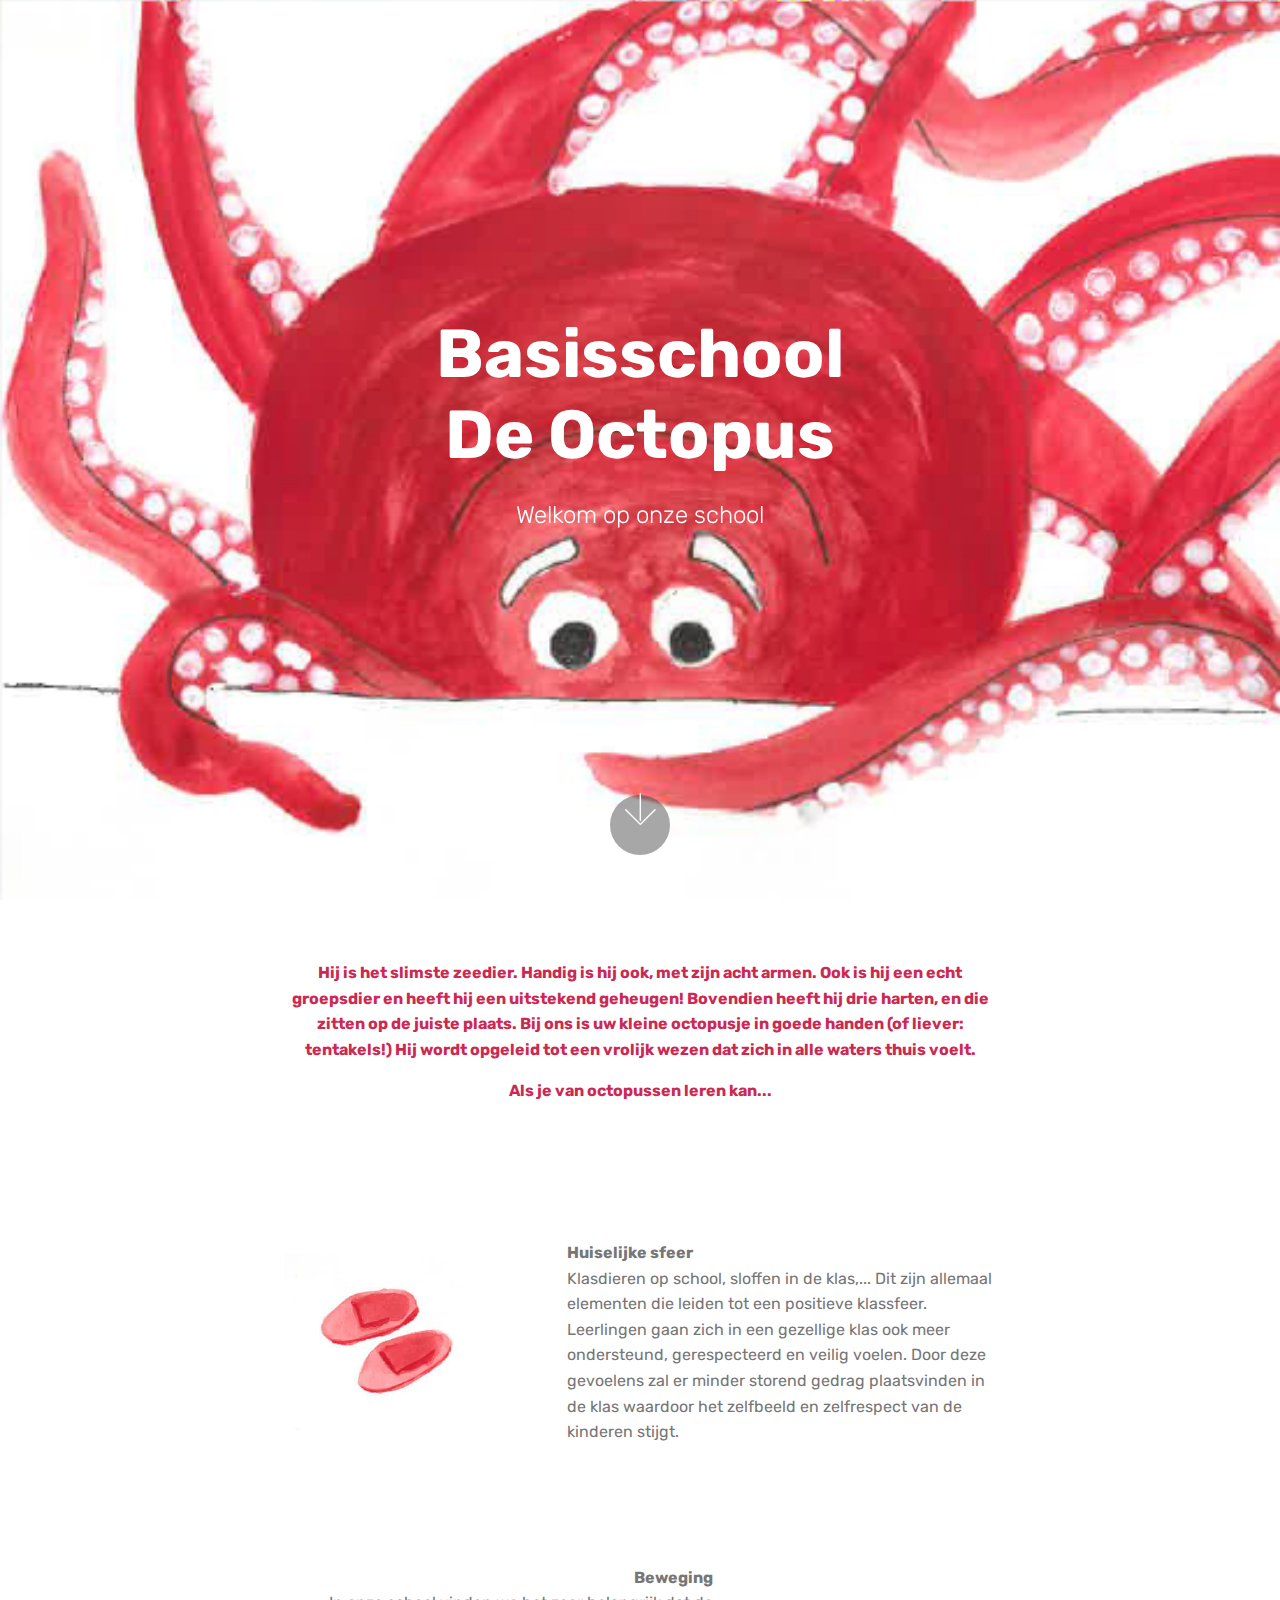
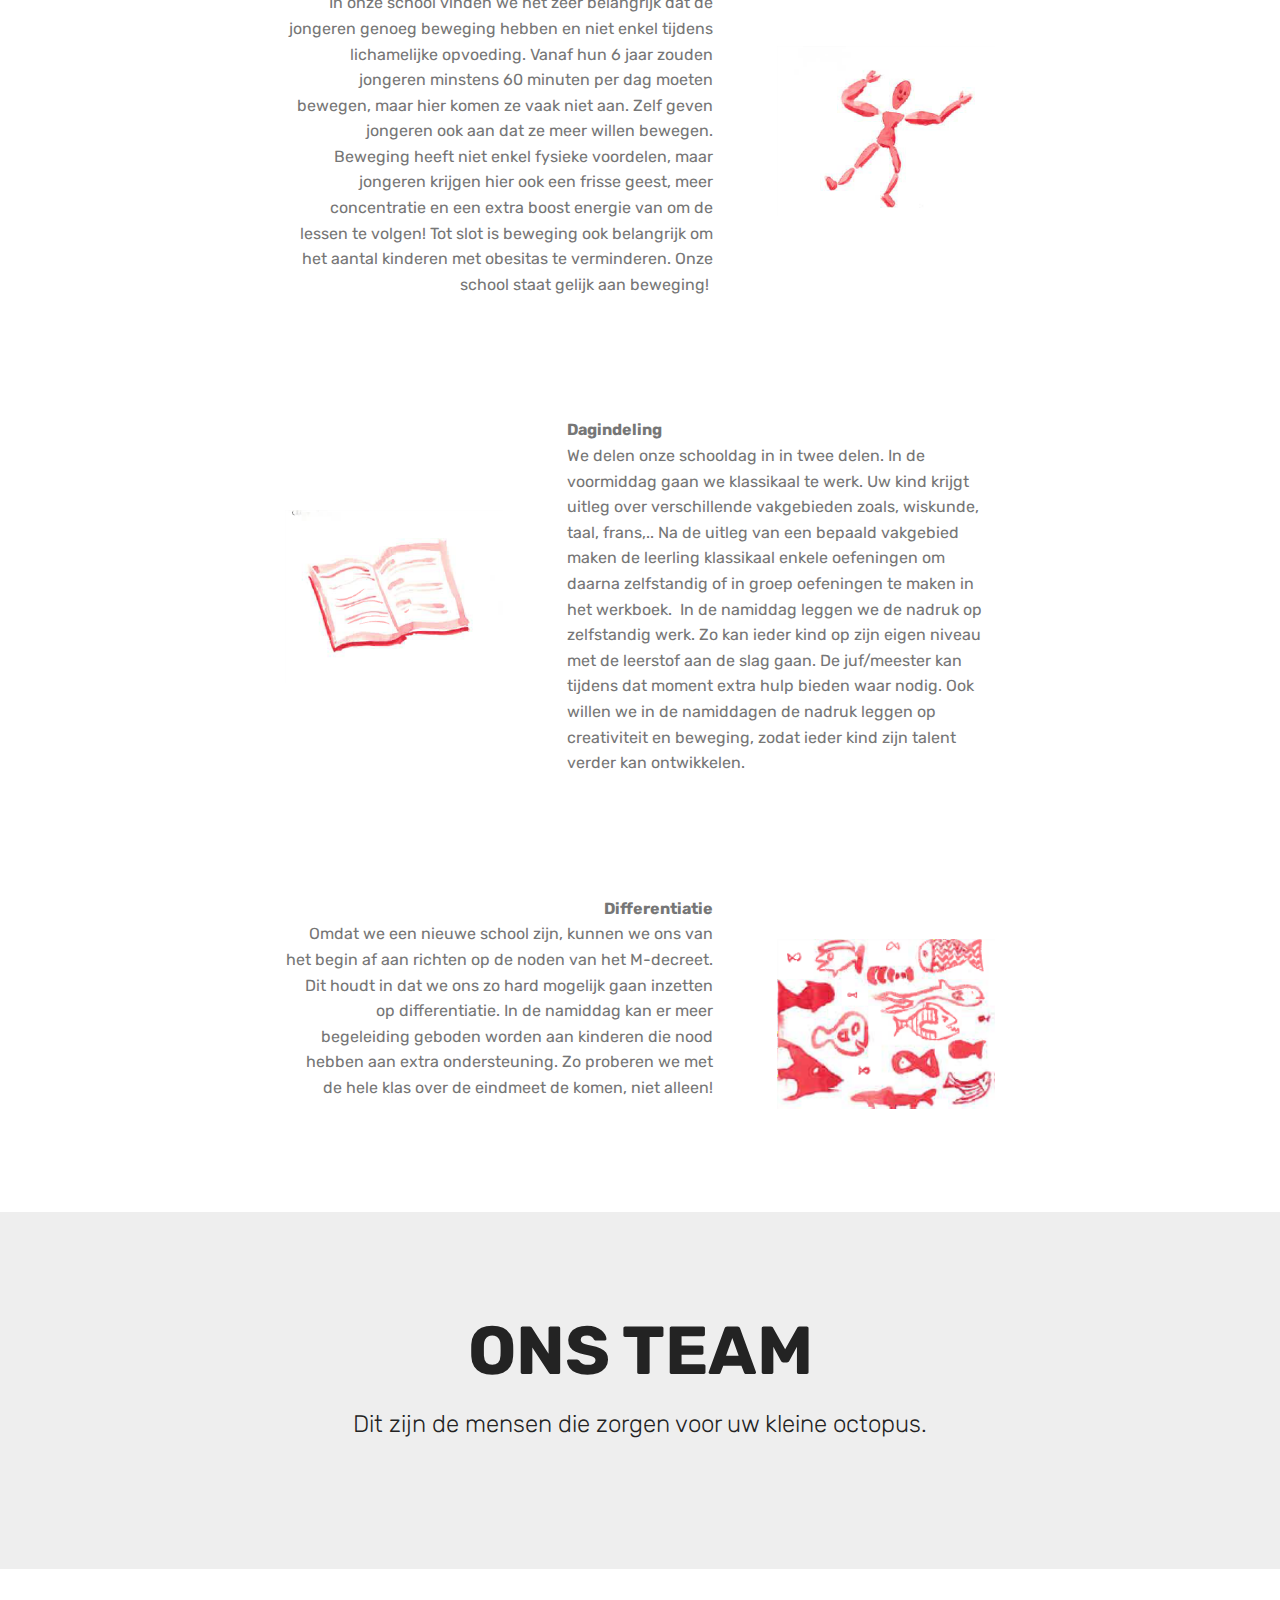
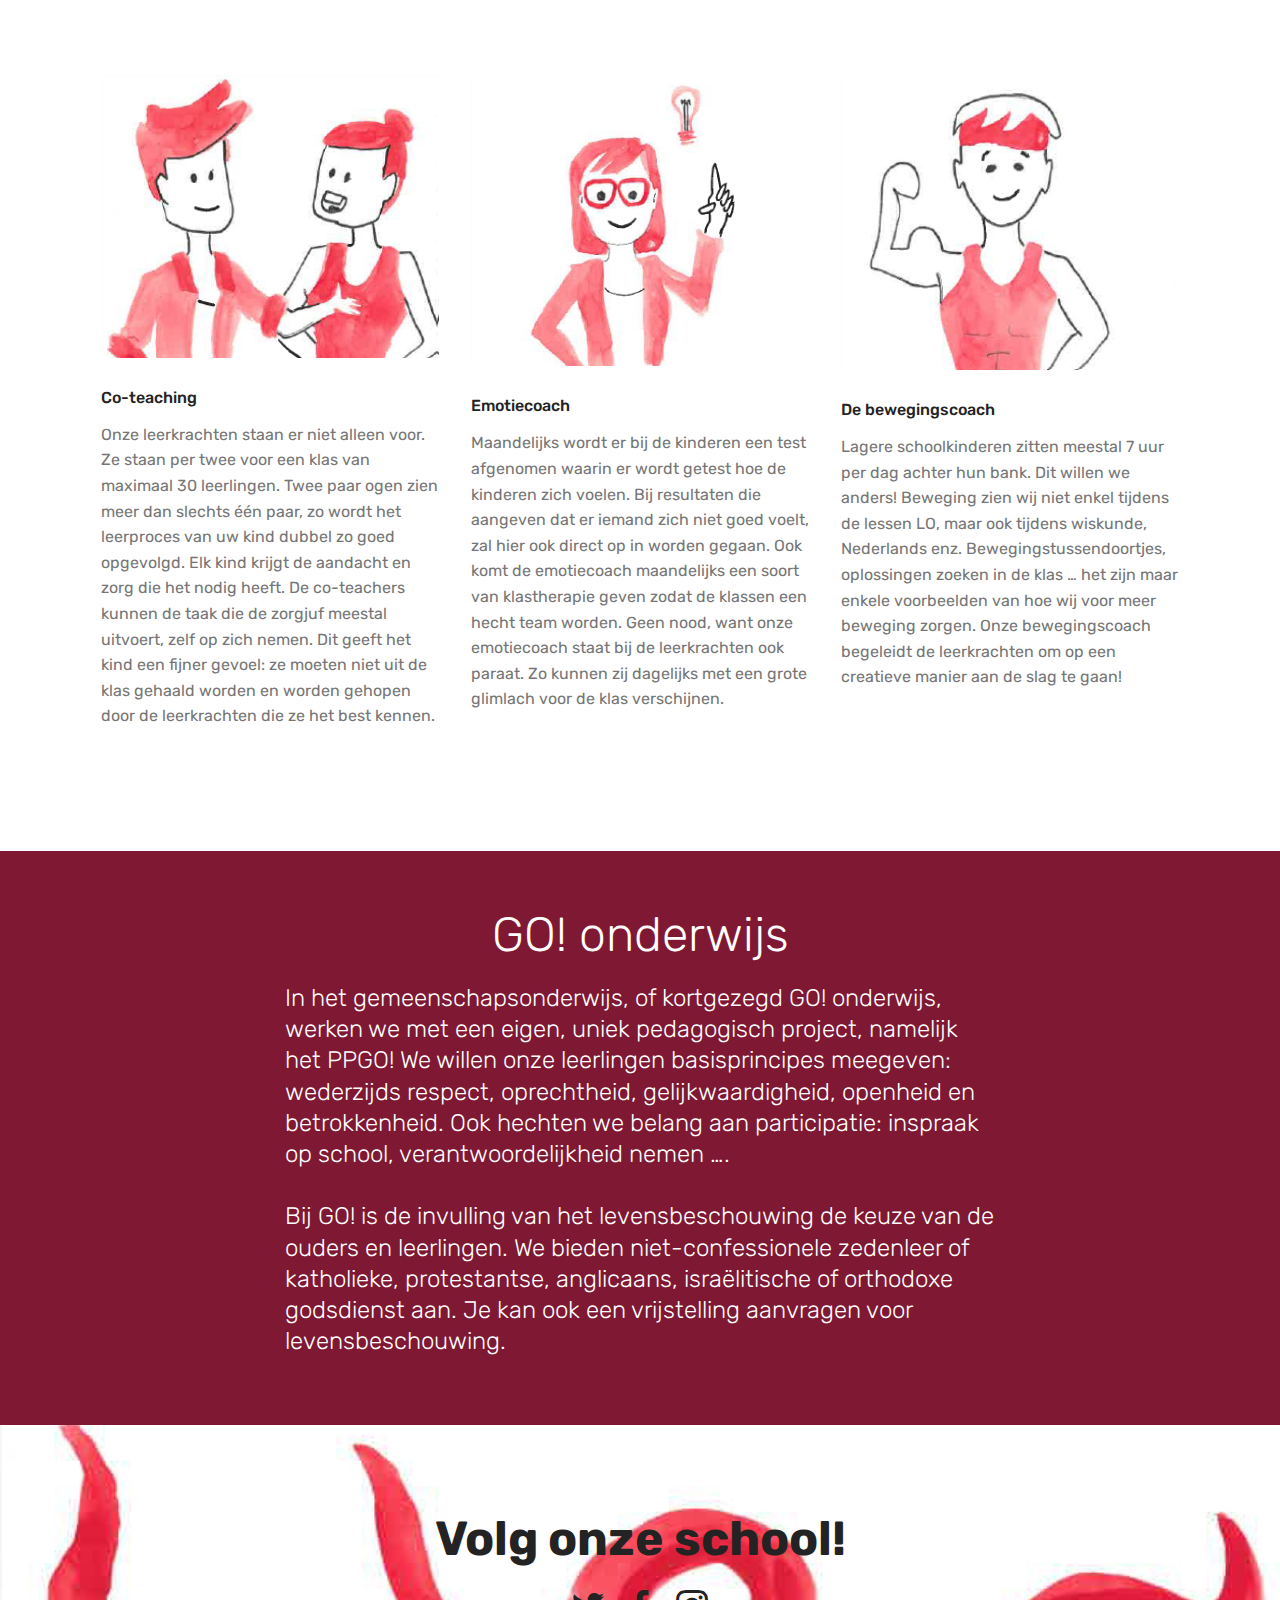
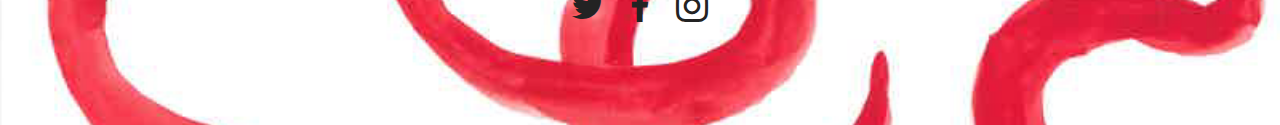
<file: index.html>
<!DOCTYPE html>
<html>
<head>
  <!-- Site made with Mobirise Website Builder v4.2.2, https://mobirise.com -->
  <meta charset="UTF-8">
  <meta http-equiv="X-UA-Compatible" content="IE=edge">
  <meta name="generator" content="Mobirise v4.2.2, mobirise.com">
  <meta name="viewport" content="width=device-width, initial-scale=1">
  <link rel="shortcut icon" href="assets/images/logo4.png" type="image/x-icon">
  <meta name="description" content="">
  <title>Home</title>
  <link rel="stylesheet" href="assets/web/assets/mobirise-icons/mobirise-icons.css">
  <link rel="stylesheet" href="assets/tether/tether.min.css">
  <link rel="stylesheet" href="assets/bootstrap/css/bootstrap.min.css">
  <link rel="stylesheet" href="assets/bootstrap/css/bootstrap-grid.min.css">
  <link rel="stylesheet" href="assets/bootstrap/css/bootstrap-reboot.min.css">
  <link rel="stylesheet" href="assets/socicon/css/styles.css">
  <link rel="stylesheet" href="assets/theme/css/style.css">
  <link rel="stylesheet" href="assets/mobirise/css/mbr-additional.css" type="text/css">
  
  
  
</head>
<body>
<section class="cid-r5ZBgHH7dL mbr-fullscreen mbr-parallax-background" id="header2-a" data-rv-view="1309">

    

    

    <div class="container align-center">
        <div class="row justify-content-md-center">
            <div class="mbr-white col-md-10">
                <h1 class="mbr-section-title mbr-bold pb-3 mbr-fonts-style display-1">Basisschool <br>De Octopus</h1>
                <h3 class="mbr-section-subtitle align-center mbr-light pb-3 mbr-fonts-style display-5">
                    Welkom op onze school</h3>
                <p class="mbr-text pb-3 mbr-fonts-style display-7"></p>
                
            </div>
        </div>
    </div>
    <div class="mbr-arrow hidden-sm-down" aria-hidden="true">
        <a href="#next">
            <i class="mbri-down mbr-iconfont"></i>
        </a>
    </div>
</section>

<section class="engine"><a href="https://mobirise.co/d">website software</a></section><section class="mbr-section article content1 cid-r66JypBwZm" id="content1-d" data-rv-view="1312">
    
     

    <div class="container">
        <div class="media-container-row">
            <div class="mbr-text col-12 col-md-8 mbr-fonts-style display-7"><p><strong>Hij is het slimste zeedier. Handig is hij ook, met zijn acht armen. Ook is hij een echt groepsdier en heeft hij een uitstekend geheugen! Bovendien heeft hij drie harten, en die zitten op de juiste plaats. Bij ons is uw kleine octopusje in goede handen (of liever: tentakels!) Hij wordt opgeleid tot een vrolijk wezen dat zich in alle waters thuis voelt. </strong></p><p><strong>Als je van octopussen leren kan...</strong></p></div>
        </div>
    </div>
</section>

<section class="mbr-section content6 cid-r5ZyhlWoqk" id="content6-2" data-rv-view="1313">
    
     
    
    <div class="container">
        <div class="media-container-row">
            <div class="col-12 col-md-8">
                <div class="media-container-row">
                    <div class="mbr-figure" style="width: 60%;">
                      <img src="assets/images/pantoffels-300x242.png" alt="Mobirise" title="" media-simple="true">  
                    </div>
                    <div class="media-content">
                        <div class="mbr-section-text">
                            <p class="mbr-text mb-0 mbr-fonts-style display-7"><strong>Huiselijke sfeer</strong>&nbsp; <br>Klasdieren op school, sloffen in de klas,... Dit zijn allemaal elementen die leiden tot een positieve klassfeer. Leerlingen gaan zich in een gezellige klas ook meer ondersteund, gerespecteerd en veilig voelen. Door deze gevoelens zal er minder storend gedrag plaatsvinden in de klas waardoor het zelfbeeld en zelfrespect van de kinderen stijgt.&nbsp;<br></p>
                        </div>
                    </div>
                </div>
            </div>
        </div>
    </div>
</section>

<section class="mbr-section content7 cid-r5ZyhPcnow" id="content7-3" data-rv-view="1315">
          
    

    <div class="container">
        <div class="media-container-row">
            <div class="col-12 col-md-8">
                <div class="media-container-row">
                    <div class="media-content">
                        <div class="mbr-section-text">
                            <p class="mbr-text align-right mb-0 mbr-fonts-style display-7"><strong>Beweging 
<br></strong>In onze school vinden we het zeer belangrijk dat de jongeren genoeg beweging hebben en niet enkel tijdens lichamelijke opvoeding. Vanaf hun 6 jaar zouden jongeren minstens 60 minuten per dag moeten bewegen, maar hier komen ze vaak niet aan. Zelf geven jongeren ook aan dat ze meer willen bewegen.
<br>Beweging heeft niet enkel fysieke voordelen, maar jongeren krijgen hier ook een frisse geest, meer concentratie en een extra boost energie van om de lessen te volgen! Tot slot is beweging ook belangrijk om het aantal kinderen met obesitas te verminderen. Onze school staat gelijk aan beweging!&nbsp;<br></p>
                        </div>
                    </div>
                    <div class="mbr-figure" style="width: 60%;">
                     <img src="assets/images/beweging-304x236.png" alt="Mobirise" title="" media-simple="true">  
                    </div>
                </div>
            </div>
        </div>
    </div>
</section>

<section class="mbr-section content6 cid-r5ZyiekQ3V" id="content6-4" data-rv-view="1317">
    
     
    
    <div class="container">
        <div class="media-container-row">
            <div class="col-12 col-md-8">
                <div class="media-container-row">
                    <div class="mbr-figure" style="width: 60%;">
                      <img src="assets/images/dagplanning-304x242.png" alt="Mobirise" title="" media-simple="true">  
                    </div>
                    <div class="media-content">
                        <div class="mbr-section-text">
                            <p class="mbr-text mb-0 mbr-fonts-style display-7"><strong>Dagindeling
</strong><br>We delen onze schooldag in in twee delen. In de voormiddag gaan we klassikaal te werk. Uw kind krijgt uitleg over verschillende vakgebieden zoals, wiskunde, taal, frans,.. Na de uitleg van een bepaald vakgebied maken de leerling klassikaal enkele oefeningen om daarna zelfstandig of in groep oefeningen te maken in het werkboek.&nbsp; In de namiddag leggen we de nadruk op zelfstandig werk. Zo kan ieder kind op zijn eigen niveau met de leerstof aan de slag gaan. De juf/meester kan tijdens dat moment extra hulp bieden waar nodig. Ook willen we in de namiddagen de nadruk leggen op creativiteit en beweging, zodat ieder kind zijn talent verder kan ontwikkelen. &nbsp;<br></p>
                        </div>
                    </div>
                </div>
            </div>
        </div>
    </div>
</section>

<section class="mbr-section content7 cid-r5ZyiK0BQ5" id="content7-5" data-rv-view="1319">
          
    

    <div class="container">
        <div class="media-container-row">
            <div class="col-12 col-md-8">
                <div class="media-container-row">
                    <div class="media-content">
                        <div class="mbr-section-text">
                            <p class="mbr-text align-right mb-0 mbr-fonts-style display-7"><strong>Differentiatie</strong><strong><br></strong>Omdat we een nieuwe school zijn, kunnen we ons van het begin af aan richten op de noden van het M-decreet. Dit houdt in dat we ons zo hard mogelijk gaan inzetten op differentiatie. In de namiddag kan er meer begeleiding geboden worden aan kinderen die nood hebben aan extra ondersteuning. Zo proberen we met de hele klas over de eindmeet de komen, niet alleen!<br><br><br></p>
                        </div>
                    </div>
                    <div class="mbr-figure" style="width: 60%;">
                     <img src="assets/images/differentiren-196x153.png" alt="Mobirise" title="" media-simple="true">  
                    </div>
                </div>
            </div>
        </div>
    </div>
</section>

<section class="mbr-section content5 cid-r5ZBAInPZT mbr-parallax-background" id="content5-b" data-rv-view="1321">

    

    

    <div class="container">
        <div class="media-container-row">
            <div class="title col-12 col-md-8">
                <h2 class="align-center mbr-bold mbr-white pb-3 mbr-fonts-style display-1">
                    ONS TEAM</h2>
                <h3 class="mbr-section-subtitle align-center mbr-light mbr-white pb-3 mbr-fonts-style display-5">Dit zijn de mensen die zorgen voor uw kleine octopus.</h3>
                
                
            </div>
        </div>
    </div>
</section>

<section class="features2 cid-r5ZDGyLYgl" id="features2-c" data-rv-view="1324">

    

    
    
    <div class="container">
        <div class="media-container-row">
            <div class="card p-3 col-12 col-md-6 col-lg-4">
                <div class="card-wrapper">
                    <div class="card-img">
                        <img src="assets/images/co-teachers-332x278.png" alt="Mobirise" title="" media-simple="true">
                    </div>
                    <div class="card-box">
                        <h4 class="card-title pb-3 mbr-fonts-style display-7">
                            Co-teaching</h4>
                        <p class="mbr-text mbr-fonts-style display-7">Onze leerkrachten staan er niet alleen voor. Ze staan per twee voor een klas van maximaal 30 leerlingen. Twee paar ogen zien meer dan slechts één paar, zo wordt het leerproces van uw kind dubbel zo goed opgevolgd. Elk kind krijgt de aandacht en zorg die het nodig heeft. De co-teachers kunnen de taak die de zorgjuf meestal uitvoert, zelf op zich nemen. Dit geeft het kind een fijner gevoel: ze moeten niet uit de klas gehaald worden en worden gehopen door de leerkrachten die ze het best kennen.<br></p>
                    </div>
                </div>
            </div>

            <div class="card p-3 col-12 col-md-6 col-lg-4">
                <div class="card-wrapper">
                    <div class="card-img">
                        <img src="assets/images/emotie-coach-364x314.png" alt="Mobirise" title="" media-simple="true">
                    </div>
                    <div class="card-box ">
                        <h4 class="card-title pb-3 mbr-fonts-style display-7">Emotiecoach
                        </h4>
                        <p class="mbr-text mbr-fonts-style display-7">Maandelijks wordt er bij de kinderen een test afgenomen waarin er wordt getest hoe de kinderen zich voelen. Bij resultaten die aangeven dat er iemand zich niet goed voelt, zal hier ook direct op in worden gegaan. Ook komt de emotiecoach maandelijks een soort van klastherapie geven zodat de klassen een hecht team worden. Geen nood, want onze emotiecoach staat bij de leerkrachten ook paraat. Zo kunnen zij dagelijks met een grote glimlach voor de klas verschijnen. &nbsp;</p>
                    </div>
                </div>
            </div>

            <div class="card p-3 col-12 col-md-6 col-lg-4">
                <div class="card-wrapper">
                    <div class="card-img">
                        <img src="assets/images/sportleerkracht-315x275.png" alt="Mobirise" title="" media-simple="true">
                    </div>
                    <div class="card-box">
                        <h4 class="card-title pb-3 mbr-fonts-style display-7">
                            De bewegingscoach</h4>
                        <p class="mbr-text mbr-fonts-style display-7">Lagere schoolkinderen zitten meestal 7 uur per dag achter hun bank. Dit willen we anders! Beweging zien wij niet enkel tijdens de lessen LO, maar ook tijdens wiskunde, Nederlands enz. Bewegingstussendoortjes, oplossingen zoeken in de klas … het zijn maar enkele voorbeelden van hoe wij voor meer beweging zorgen. Onze bewegingscoach begeleidt de leerkrachten om op een creatieve manier aan de slag te gaan!</p>
                    </div>
                </div>
            </div>

            
        </div>
    </div>
</section>

<section class="mbr-section content4 cid-r5ZyfLx0cO" id="content4-1" data-rv-view="1327">

    

    <div class="container">
        <div class="media-container-row">
            <div class="title col-12 col-md-8">
                <h2 class="align-center pb-3 mbr-fonts-style display-2">GO! onderwijs
</h2>
                <h3 class="mbr-section-subtitle align-center mbr-light mbr-fonts-style display-5"><div><span style="font-size: 1.5rem;">In het gemeenschapsonderwijs, of kortgezegd GO! onderwijs,&nbsp;</span><br></div><div>werken we met een eigen, uniek pedagogisch project, namelijk het PPGO! We willen onze leerlingen basisprincipes meegeven: wederzijds respect, oprechtheid, gelijkwaardigheid, openheid en betrokkenheid. Ook hechten we belang aan participatie: inspraak op school, verantwoordelijkheid nemen ….
<br></div><br><div>Bij GO! is de invulling van het levensbeschouwing de keuze van de ouders en leerlingen. We bieden niet-confessionele zedenleer of katholieke, protestantse, anglicaans, israëlitische of orthodoxe godsdienst aan. Je kan ook een vrijstelling aanvragen voor levensbeschouwing.</div></h3>
                
            </div>
        </div>
    </div>
</section>

<section class="cid-r5ZyFqBN4r" id="social-buttons2-9" data-rv-view="1329">

    

    

    <div class="container">
        <div class="media-container-row">
            <div class="col-md-8 align-center">
                <h2 class="pb-3 mbr-fonts-style display-2"><strong>
                    Volg onze school!</strong></h2>
                <div class="social-list pl-0 mb-0">
                    <a href="https://twitter.com/mobirise" target="_blank">
                        <span class="px-2 mbr-iconfont mbr-iconfont-social socicon-twitter socicon" style="color: rgb(35, 35, 35);" media-simple="true"></span>
                    </a>
                    <a href="https://www.facebook.com/pages/Mobirise/1616226671953247" target="_blank">
                        <span class="px-2 mbr-iconfont mbr-iconfont-social socicon-facebook socicon" style="color: rgb(35, 35, 35);" media-simple="true"></span>
                    </a>
                    <a href="https://instagram.com/mobirise" target="_blank">
                        <span class="px-2 mbr-iconfont mbr-iconfont-social socicon-instagram socicon" style="color: rgb(35, 35, 35);" media-simple="true"></span>
                    </a>
                    <a href="https://www.youtube.com/c/mobirise" target="_blank">
                        
                    </a>
                    <a href="https://plus.google.com/u/0/+Mobirise" target="_blank">
                        
                    </a>
                    <a href="https://www.behance.net/Mobirise" target="_blank">
                        
                    </a>
                </div>
            </div>
        </div>
    </div>
</section>


  <script src="assets/web/assets/jquery/jquery.min.js"></script>
  <script src="assets/popper/popper.min.js"></script>
  <script src="assets/tether/tether.min.js"></script>
  <script src="assets/bootstrap/js/bootstrap.min.js"></script>
  <script src="assets/smooth-scroll/smooth-scroll.js"></script>
  <script src="assets/jarallax/jarallax.min.js"></script>
  <script src="assets/social-likes/social-likes.js"></script>
  <script src="assets/theme/js/script.js"></script>
  
  
</body>
</html>
</file>
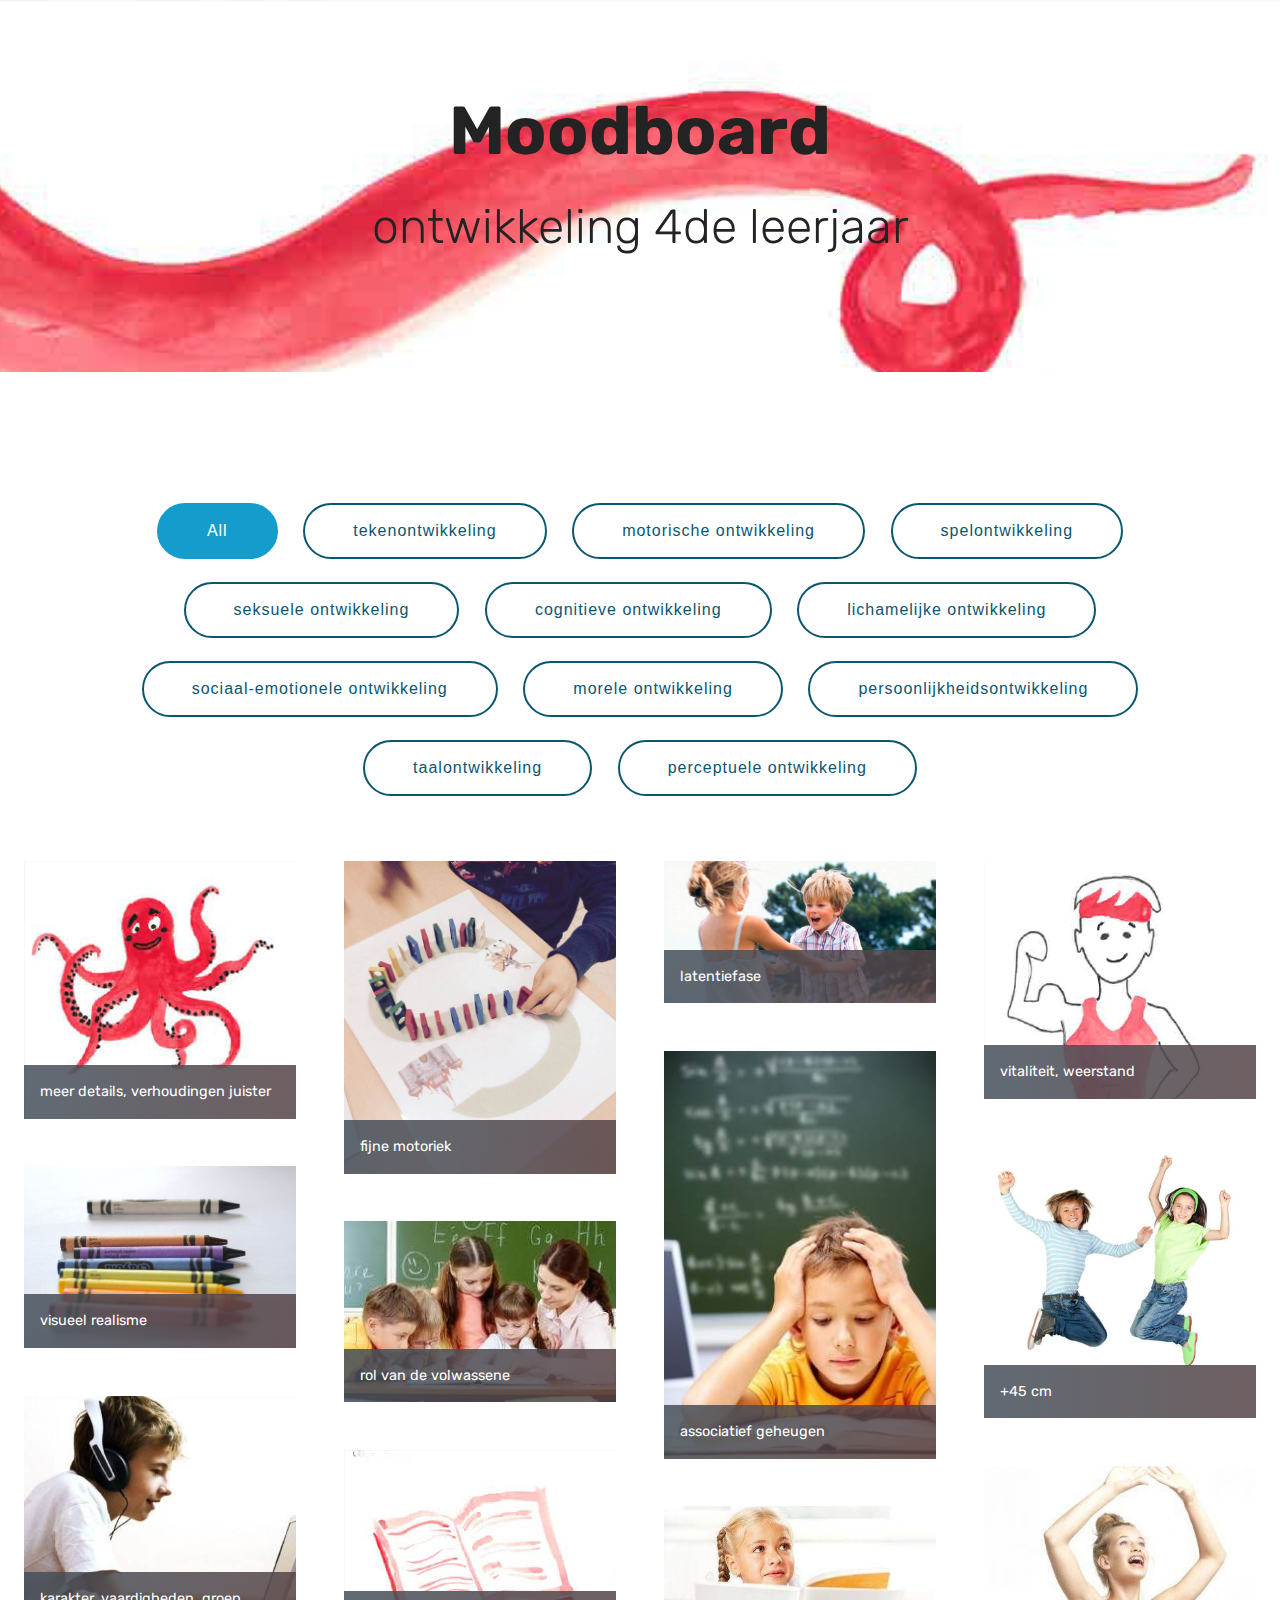
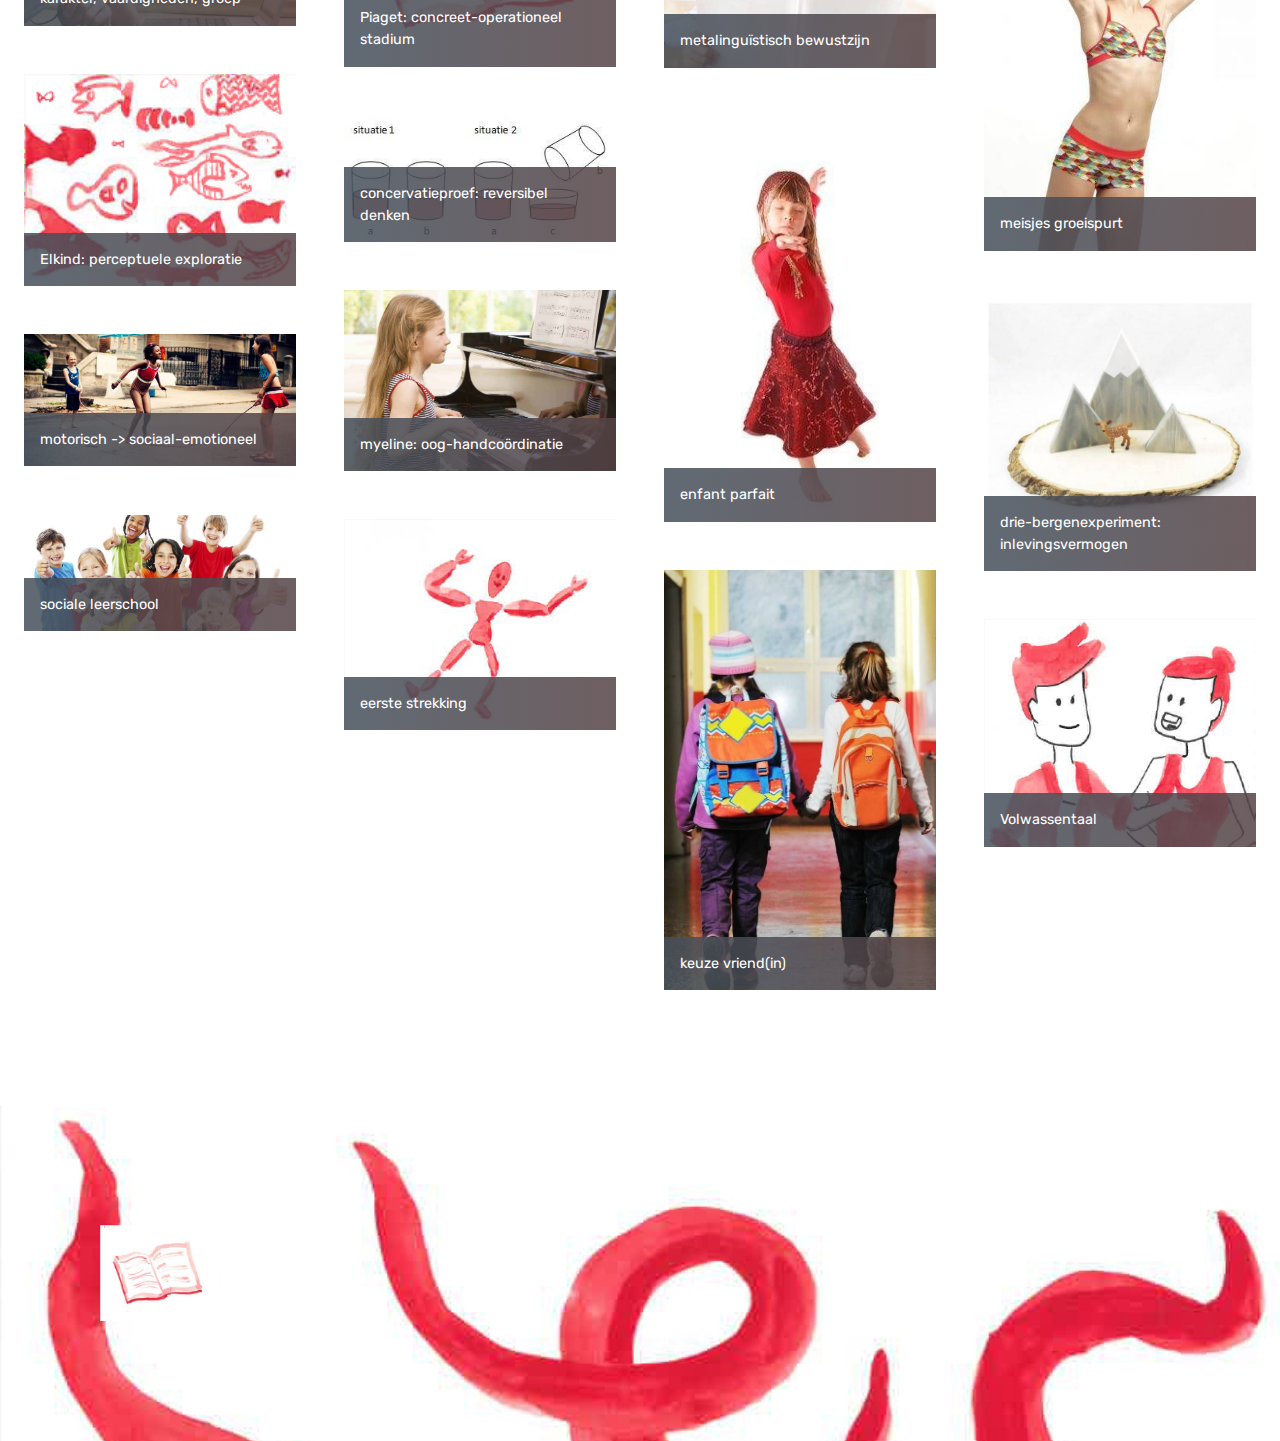
<file: page1.html>
<!DOCTYPE html>
<html>
<head>
  <!-- Site made with Mobirise Website Builder v4.2.2, https://mobirise.com -->
  <meta charset="UTF-8">
  <meta http-equiv="X-UA-Compatible" content="IE=edge">
  <meta name="generator" content="Mobirise v4.2.2, mobirise.com">
  <meta name="viewport" content="width=device-width, initial-scale=1">
  <link rel="shortcut icon" href="assets/images/logo4.png" type="image/x-icon">
  <meta name="description" content="Web Page Creator Description">
  <title>moodboard</title>
  <link rel="stylesheet" href="assets/web/assets/mobirise-icons/mobirise-icons.css">
  <link rel="stylesheet" href="assets/tether/tether.min.css">
  <link rel="stylesheet" href="assets/bootstrap/css/bootstrap.min.css">
  <link rel="stylesheet" href="assets/bootstrap/css/bootstrap-grid.min.css">
  <link rel="stylesheet" href="assets/bootstrap/css/bootstrap-reboot.min.css">
  <link rel="stylesheet" href="assets/socicon/css/styles.css">
  <link rel="stylesheet" href="assets/theme/css/style.css">
  <link rel="stylesheet" href="assets/mobirise-gallery/style.css">
  <link rel="stylesheet" href="assets/mobirise/css/mbr-additional.css" type="text/css">
  
  
  
</head>
<body>
<section class="header1 cid-r6CWfnHAxt mbr-parallax-background" id="header1-e" data-rv-view="1332">

    

    

    <div class="container">
        <div class="row justify-content-md-center">
            <div class="mbr-white col-md-10">
                <h1 class="mbr-section-title align-center mbr-bold pb-3 mbr-fonts-style display-1">
                    Moodboard</h1>
                <h3 class="mbr-section-subtitle align-center mbr-light pb-3 mbr-fonts-style display-2">
                    ontwikkeling 4de leerjaar</h3>
                
                
            </div>
        </div>
    </div>

</section>

<section class="engine"><a href="https://mobirise.co/a">free web site builder</a></section><section class="mbr-gallery mbr-slider-carousel cid-r6CWpfuaUA" id="gallery2-f" data-rv-view="1335">

    

    <div>
        <div><!-- Filter --><div class="mbr-gallery-filter container gallery-filter-active"><ul><li class="mbr-gallery-filter-all active"><a class="btn btn-md btn-primary-outline" href="">All</a></li></ul></div><!-- Gallery --><div class="mbr-gallery-row"><div class="mbr-gallery-layout-default"><div><div><div class="mbr-gallery-item mbr-gallery-item--p3" data-video-url="false" data-tags="tekenontwikkeling"><div href="#lb-gallery2-f" data-slide-to="0" data-toggle="modal"><img src="assets/images/octopussy-268x254-268x254.png" alt=""><span class="icon-focus"></span><span class="mbr-gallery-title mbr-fonts-style display-7">meer details, verhoudingen juister</span></div></div><div class="mbr-gallery-item mbr-gallery-item--p3" data-video-url="false" data-tags="motorische ontwikkeling,spelontwikkeling"><div href="#lb-gallery2-f" data-slide-to="1" data-toggle="modal"><img src="assets/images/fijne-motoriek2-564x649-564x649.jpg" alt=""><span class="icon-focus"></span><span class="mbr-gallery-title mbr-fonts-style display-7">fijne motoriek</span></div></div><div class="mbr-gallery-item mbr-gallery-item--p3" data-video-url="false" data-tags="seksuele ontwikkeling"><div href="#lb-gallery2-f" data-slide-to="2" data-toggle="modal"><img src="assets/images/jongen-en-meisje-1200x627-800x418.jpg" alt=""><span class="icon-focus"></span><span class="mbr-gallery-title mbr-fonts-style display-7">latentiefase</span></div></div><div class="mbr-gallery-item mbr-gallery-item--p3" data-video-url="false" data-tags="motorische ontwikkeling"><div href="#lb-gallery2-f" data-slide-to="3" data-toggle="modal"><img src="assets/images/sportleerkracht-315x275-315x275.png" alt=""><span class="icon-focus"></span><span class="mbr-gallery-title mbr-fonts-style display-7">vitaliteit, weerstand</span></div></div><div class="mbr-gallery-item mbr-gallery-item--p3" data-video-url="false" data-tags="cognitieve ontwikkeling"><div href="#lb-gallery2-f" data-slide-to="4" data-toggle="modal"><img src="assets/images/abstract-denken-267x400-267x400.jpg" alt=""><span class="icon-focus"></span><span class="mbr-gallery-title mbr-fonts-style display-7">associatief geheugen</span></div></div><div class="mbr-gallery-item mbr-gallery-item--p3" data-video-url="false" data-tags="lichamelijke ontwikkeling"><div href="#lb-gallery2-f" data-slide-to="5" data-toggle="modal"><img src="assets/images/infant-parfait-1024x1024-800x800.jpg" alt=""><span class="icon-focus"></span><span class="mbr-gallery-title mbr-fonts-style display-7">+45 cm</span></div></div><div class="mbr-gallery-item mbr-gallery-item--p3" data-video-url="false" data-tags="tekenontwikkeling"><div href="#lb-gallery2-f" data-slide-to="6" data-toggle="modal"><img src="assets/images/mbr-1613x1080-800x535.jpg" alt=""><span class="icon-focus"></span><span class="mbr-gallery-title mbr-fonts-style display-7">visueel realisme</span></div></div><div class="mbr-gallery-item mbr-gallery-item--p3" data-video-url="false" data-tags="sociaal-emotionele ontwikkeling,morele ontwikkeling"><div href="#lb-gallery2-f" data-slide-to="7" data-toggle="modal"><img src="assets/images/cognitieve-ontwikkeling-275x183-275x183.jpg" alt=""><span class="icon-focus"></span><span class="mbr-gallery-title mbr-fonts-style display-7">rol van de volwassene</span></div></div><div class="mbr-gallery-item mbr-gallery-item--p3" data-video-url="false" data-tags="persoonlijkheidsontwikkeling"><div href="#lb-gallery2-f" data-slide-to="8" data-toggle="modal"><img src="assets/images/fijne-motoriek-400x338-400x338.jpg" alt=""><span class="icon-focus"></span><span class="mbr-gallery-title mbr-fonts-style display-7">karakter, vaardigheden, groep</span></div></div><div class="mbr-gallery-item mbr-gallery-item--p3" data-video-url="false" data-tags="cognitieve ontwikkeling"><div href="#lb-gallery2-f" data-slide-to="9" data-toggle="modal"><img src="assets/images/dagplanning-304x242-304x242.png" alt=""><span class="icon-focus"></span><span class="mbr-gallery-title mbr-fonts-style display-7">Piaget: concreet-operationeel stadium</span></div></div><div class="mbr-gallery-item mbr-gallery-item--p3" data-video-url="false" data-tags="lichamelijke ontwikkeling"><div href="#lb-gallery2-f" data-slide-to="10" data-toggle="modal"><img src="assets/images/groeispurt-meisjes-343x485-343x485.jpg" alt=""><span class="icon-focus"></span><span class="mbr-gallery-title mbr-fonts-style display-7">meisjes groeispurt</span></div></div><div class="mbr-gallery-item mbr-gallery-item--p3" data-video-url="false" data-tags="taalontwikkeling"><div href="#lb-gallery2-f" data-slide-to="11" data-toggle="modal"><img src="assets/images/kind-met-boek-423x251-423x251.jpg" alt=""><span class="icon-focus"></span><span class="mbr-gallery-title mbr-fonts-style display-7">metalinguïstisch bewustzijn</span></div></div><div class="mbr-gallery-item mbr-gallery-item--p3" data-video-url="false" data-tags="perceptuele ontwikkeling"><div href="#lb-gallery2-f" data-slide-to="12" data-toggle="modal"><img src="assets/images/differentiren-196x153-196x153.png" alt=""><span class="icon-focus"></span><span class="mbr-gallery-title mbr-fonts-style display-7">Elkind: perceptuele exploratie</span></div></div><div class="mbr-gallery-item mbr-gallery-item--p3" data-video-url="false" data-tags="cognitieve ontwikkeling"><div href="#lb-gallery2-f" data-slide-to="13" data-toggle="modal"><img src="assets/images/piaget-355x166-355x166.jpg" alt=""><span class="icon-focus"></span><span class="mbr-gallery-title mbr-fonts-style display-7">concervatieproef: reversibel denken</span></div></div><div class="mbr-gallery-item mbr-gallery-item--p3" data-video-url="false" data-tags="motorische ontwikkeling,lichamelijke ontwikkeling"><div href="#lb-gallery2-f" data-slide-to="14" data-toggle="modal"><img src="assets/images/vitaliteit-283x423-283x423.jpg" alt=""><span class="icon-focus"></span><span class="mbr-gallery-title mbr-fonts-style display-7">enfant parfait</span></div></div><div class="mbr-gallery-item mbr-gallery-item--p3" data-video-url="false" data-tags="motorische ontwikkeling"><div href="#lb-gallery2-f" data-slide-to="15" data-toggle="modal"><img src="assets/images/piano-1000x667-800x533.jpg" alt=""><span class="icon-focus"></span><span class="mbr-gallery-title mbr-fonts-style display-7">myeline: oog-handcoördinatie</span></div></div><div class="mbr-gallery-item mbr-gallery-item--p3" data-video-url="false" data-tags="cognitieve ontwikkeling"><div href="#lb-gallery2-f" data-slide-to="16" data-toggle="modal"><img src="assets/images/3-bergen-experiment-564x564-564x564.jpg" alt=""><span class="icon-focus"></span><span class="mbr-gallery-title mbr-fonts-style display-7">drie-bergenexperiment: inlevingsvermogen</span></div></div><div class="mbr-gallery-item mbr-gallery-item--p3" data-video-url="false" data-tags="motorische ontwikkeling,sociaal-emotionele ontwikkeling,spelontwikkeling"><div href="#lb-gallery2-f" data-slide-to="17" data-toggle="modal"><img src="assets/images/sociaal-emotioneel-1400x682-800x389.jpg" alt=""><span class="icon-focus"></span><span class="mbr-gallery-title mbr-fonts-style display-7">motorisch -&gt; sociaal-emotioneel</span></div></div><div class="mbr-gallery-item mbr-gallery-item--p3" data-video-url="false" data-tags="sociaal-emotionele ontwikkeling"><div href="#lb-gallery2-f" data-slide-to="18" data-toggle="modal"><img src="assets/images/achtergrond-1680x720-800x342.jpg" alt=""><span class="icon-focus"></span><span class="mbr-gallery-title mbr-fonts-style display-7">sociale leerschool</span></div></div><div class="mbr-gallery-item mbr-gallery-item--p3" data-video-url="false" data-tags="lichamelijke ontwikkeling"><div href="#lb-gallery2-f" data-slide-to="19" data-toggle="modal"><img src="assets/images/beweging-304x236-304x236.png" alt=""><span class="icon-focus"></span><span class="mbr-gallery-title mbr-fonts-style display-7">eerste strekking</span></div></div><div class="mbr-gallery-item mbr-gallery-item--p3" data-video-url="false" data-tags="persoonlijkheidsontwikkeling"><div href="#lb-gallery2-f" data-slide-to="20" data-toggle="modal"><img src="assets/images/friends-560x865-560x865.jpg" alt=""><span class="icon-focus"></span><span class="mbr-gallery-title mbr-fonts-style display-7">keuze vriend(in)</span></div></div><div class="mbr-gallery-item mbr-gallery-item--p3" data-video-url="false" data-tags="taalontwikkeling"><div href="#lb-gallery2-f" data-slide-to="21" data-toggle="modal"><img src="assets/images/co-teachers-332x278-332x278.png" alt=""><span class="icon-focus"></span><span class="mbr-gallery-title mbr-fonts-style display-7">Volwassentaal</span></div></div></div></div><div class="clearfix"></div></div></div><!-- Lightbox --><div data-app-prevent-settings="" class="mbr-slider modal fade carousel slide" tabindex="-1" data-keyboard="true" data-interval="false" id="lb-gallery2-f"><div class="modal-dialog"><div class="modal-content"><div class="modal-body"><div class="carousel-inner"><div class="carousel-item"><img src="assets/images/octopussy-268x254.png" alt=""></div><div class="carousel-item"><img src="assets/images/fijne-motoriek2-564x649.jpg" alt=""></div><div class="carousel-item"><img src="assets/images/jongen-en-meisje-1200x627.jpg" alt=""></div><div class="carousel-item"><img src="assets/images/sportleerkracht-315x275.png" alt=""></div><div class="carousel-item"><img src="assets/images/abstract-denken-267x400.jpg" alt=""></div><div class="carousel-item"><img src="assets/images/infant-parfait-1024x1024.jpg" alt=""></div><div class="carousel-item"><img src="assets/images/mbr-1613x1080.jpg" alt=""></div><div class="carousel-item"><img src="assets/images/cognitieve-ontwikkeling-275x183.jpg" alt=""></div><div class="carousel-item"><img src="assets/images/fijne-motoriek-400x338.jpg" alt=""></div><div class="carousel-item"><img src="assets/images/dagplanning-304x242.png" alt=""></div><div class="carousel-item"><img src="assets/images/groeispurt-meisjes-343x485.jpg" alt=""></div><div class="carousel-item"><img src="assets/images/kind-met-boek-423x251.jpg" alt=""></div><div class="carousel-item"><img src="assets/images/differentiren-196x153.png" alt=""></div><div class="carousel-item"><img src="assets/images/piaget-355x166.jpg" alt=""></div><div class="carousel-item"><img src="assets/images/vitaliteit-283x423.jpg" alt=""></div><div class="carousel-item active"><img src="assets/images/piano-1000x667.jpg" alt=""></div><div class="carousel-item"><img src="assets/images/3-bergen-experiment-564x564.jpg" alt=""></div><div class="carousel-item"><img src="assets/images/sociaal-emotioneel-1400x682.jpg" alt=""></div><div class="carousel-item"><img src="assets/images/achtergrond-1680x720.jpg" alt=""></div><div class="carousel-item"><img src="assets/images/beweging-304x236.png" alt=""></div><div class="carousel-item"><img src="assets/images/friends-560x865.jpg" alt=""></div><div class="carousel-item"><img src="assets/images/co-teachers-332x278.png" alt=""></div></div><a class="carousel-control carousel-control-prev" role="button" data-slide="prev" href="#lb-gallery2-f"><span class="mbri-left mbr-iconfont" aria-hidden="true"></span><span class="sr-only">Previous</span></a><a class="carousel-control carousel-control-next" role="button" data-slide="next" href="#lb-gallery2-f"><span class="mbri-right mbr-iconfont" aria-hidden="true"></span><span class="sr-only">Next</span></a><a class="close" href="#" role="button" data-dismiss="modal"><span class="sr-only">Close</span></a></div></div></div></div></div>
    </div>

</section>

<section class="cid-r6EwxNHvhT" id="footer5-g" data-rv-view="1426">

    

    

    <div class="container">
        <div class="media-container-row">
            <div class="col-md-3">
                <div class="media-wrap">
                    <a href="https://mobirise.com/">
                       <img src="assets/images/dagplanning-304x242.png" alt="Mobirise" title="" media-simple="true">
                    </a>
                </div>
            </div>
            <div class="col-md-9">
                <p class="mbr-text align-right links mbr-fonts-style display-7"></p>
            </div>
        </div>
        
    </div>
</section>


  <script src="assets/web/assets/jquery/jquery.min.js"></script>
  <script src="assets/popper/popper.min.js"></script>
  <script src="assets/tether/tether.min.js"></script>
  <script src="assets/bootstrap/js/bootstrap.min.js"></script>
  <script src="assets/smooth-scroll/smooth-scroll.js"></script>
  <script src="assets/masonry/masonry.pkgd.min.js"></script>
  <script src="assets/imagesloaded/imagesloaded.pkgd.min.js"></script>
  <script src="assets/bootstrap-carousel-swipe/bootstrap-carousel-swipe.js"></script>
  <script src="assets/jarallax/jarallax.min.js"></script>
  <script src="assets/theme/js/script.js"></script>
  <script src="assets/mobirise-gallery/player.min.js"></script>
  <script src="assets/mobirise-gallery/script.js"></script>
  
  
</body>
</html>
</file>
<file: assets/web/assets/mobirise-icons/mobirise-icons.css>
@font-face {
  font-family: 'MobiriseIcons';
  src:  url('mobirise-icons.eot?spat4u');
  src:  url('mobirise-icons.eot?spat4u#iefix') format('embedded-opentype'),
    url('mobirise-icons.ttf?spat4u') format('truetype'),
    url('mobirise-icons.woff?spat4u') format('woff'),
    url('mobirise-icons.svg?spat4u#MobiriseIcons') format('svg');
  font-weight: normal;
  font-style: normal;
}

[class^="mbri-"], [class*=" mbri-"] {
  /* use !important to prevent issues with browser extensions that change fonts */
  font-family: MobiriseIcons !important;
  speak: none;
  font-style: normal;
  font-weight: normal;
  font-variant: normal;
  text-transform: none;
  line-height: 1;

  /* Better Font Rendering =========== */
  -webkit-font-smoothing: antialiased;
  -moz-osx-font-smoothing: grayscale;
}

.mbri-add-submenu:before {
  content: "\e900";
}
.mbri-alert:before {
  content: "\e901";
}
.mbri-align-center:before {
  content: "\e902";
}
.mbri-align-justify:before {
  content: "\e903";
}
.mbri-align-left:before {
  content: "\e904";
}
.mbri-align-right:before {
  content: "\e905";
}
.mbri-android:before {
  content: "\e906";
}
.mbri-apple:before {
  content: "\e907";
}
.mbri-arrow-down:before {
  content: "\e908";
}
.mbri-arrow-next:before {
  content: "\e909";
}
.mbri-arrow-prev:before {
  content: "\e90a";
}
.mbri-arrow-up:before {
  content: "\e90b";
}
.mbri-bold:before {
  content: "\e90c";
}
.mbri-bookmark:before {
  content: "\e90d";
}
.mbri-bootstrap:before {
  content: "\e90e";
}
.mbri-briefcase:before {
  content: "\e90f";
}
.mbri-browse:before {
  content: "\e910";
}
.mbri-bulleted-list:before {
  content: "\e911";
}
.mbri-calendar:before {
  content: "\e912";
}
.mbri-camera:before {
  content: "\e913";
}
.mbri-cart-add:before {
  content: "\e914";
}
.mbri-cart-full:before {
  content: "\e915";
}
.mbri-cash:before {
  content: "\e916";
}
.mbri-change-style:before {
  content: "\e917";
}
.mbri-chat:before {
  content: "\e918";
}
.mbri-clock:before {
  content: "\e919";
}
.mbri-close:before {
  content: "\e91a";
}
.mbri-cloud:before {
  content: "\e91b";
}
.mbri-code:before {
  content: "\e91c";
}
.mbri-contact-form:before {
  content: "\e91d";
}
.mbri-credit-card:before {
  content: "\e91e";
}
.mbri-cursor-click:before {
  content: "\e91f";
}
.mbri-cust-feedback:before {
  content: "\e920";
}
.mbri-database:before {
  content: "\e921";
}
.mbri-delivery:before {
  content: "\e922";
}
.mbri-desktop:before {
  content: "\e923";
}
.mbri-devices:before {
  content: "\e924";
}
.mbri-down:before {
  content: "\e925";
}
.mbri-download:before {
  content: "\e989";
}
.mbri-drag-n-drop:before {
  content: "\e927";
}
.mbri-drag-n-drop2:before {
  content: "\e928";
}
.mbri-edit:before {
  content: "\e929";
}
.mbri-edit2:before {
  content: "\e92a";
}
.mbri-error:before {
  content: "\e92b";
}
.mbri-extension:before {
  content: "\e92c";
}
.mbri-features:before {
  content: "\e92d";
}
.mbri-file:before {
  content: "\e92e";
}
.mbri-flag:before {
  content: "\e92f";
}
.mbri-folder:before {
  content: "\e930";
}
.mbri-gift:before {
  content: "\e931";
}
.mbri-github:before {
  content: "\e932";
}
.mbri-globe:before {
  content: "\e933";
}
.mbri-globe-2:before {
  content: "\e934";
}
.mbri-growing-chart:before {
  content: "\e935";
}
.mbri-hearth:before {
  content: "\e936";
}
.mbri-help:before {
  content: "\e937";
}
.mbri-home:before {
  content: "\e938";
}
.mbri-hot-cup:before {
  content: "\e939";
}
.mbri-idea:before {
  content: "\e93a";
}
.mbri-image-gallery:before {
  content: "\e93b";
}
.mbri-image-slider:before {
  content: "\e93c";
}
.mbri-info:before {
  content: "\e93d";
}
.mbri-italic:before {
  content: "\e93e";
}
.mbri-key:before {
  content: "\e93f";
}
.mbri-laptop:before {
  content: "\e940";
}
.mbri-layers:before {
  content: "\e941";
}
.mbri-left-right:before {
  content: "\e942";
}
.mbri-left:before {
  content: "\e943";
}
.mbri-letter:before {
  content: "\e944";
}
.mbri-like:before {
  content: "\e945";
}
.mbri-link:before {
  content: "\e946";
}
.mbri-lock:before {
  content: "\e947";
}
.mbri-login:before {
  content: "\e948";
}
.mbri-logout:before {
  content: "\e949";
}
.mbri-magic-stick:before {
  content: "\e94a";
}
.mbri-map-pin:before {
  content: "\e94b";
}
.mbri-menu:before {
  content: "\e94c";
}
.mbri-mobile:before {
  content: "\e94d";
}
.mbri-mobile2:before {
  content: "\e94e";
}
.mbri-mobirise:before {
  content: "\e94f";
}
.mbri-more-horizontal:before {
  content: "\e950";
}
.mbri-more-vertical:before {
  content: "\e951";
}
.mbri-music:before {
  content: "\e952";
}
.mbri-new-file:before {
  content: "\e953";
}
.mbri-numbered-list:before {
  content: "\e954";
}
.mbri-opened-folder:before {
  content: "\e955";
}
.mbri-pages:before {
  content: "\e956";
}
.mbri-paper-plane:before {
  content: "\e957";
}
.mbri-paperclip:before {
  content: "\e958";
}
.mbri-photo:before {
  content: "\e959";
}
.mbri-photos:before {
  content: "\e95a";
}
.mbri-pin:before {
  content: "\e95b";
}
.mbri-play:before {
  content: "\e95c";
}
.mbri-plus:before {
  content: "\e95d";
}
.mbri-preview:before {
  content: "\e95e";
}
.mbri-print:before {
  content: "\e95f";
}
.mbri-protect:before {
  content: "\e960";
}
.mbri-question:before {
  content: "\e961";
}
.mbri-quote-left:before {
  content: "\e962";
}
.mbri-quote-right:before {
  content: "\e963";
}
.mbri-refresh:before {
  content: "\e964";
}
.mbri-responsive:before {
  content: "\e965";
}
.mbri-right:before {
  content: "\e966";
}
.mbri-rocket:before {
  content: "\e967";
}
.mbri-sad-face:before {
  content: "\e968";
}
.mbri-sale:before {
  content: "\e969";
}
.mbri-save:before {
  content: "\e96a";
}
.mbri-search:before {
  content: "\e96b";
}
.mbri-setting:before {
  content: "\e96c";
}
.mbri-setting2:before {
  content: "\e96d";
}
.mbri-setting3:before {
  content: "\e96e";
}
.mbri-share:before {
  content: "\e96f";
}
.mbri-shopping-bag:before {
  content: "\e970";
}
.mbri-shopping-basket:before {
  content: "\e971";
}
.mbri-shopping-cart:before {
  content: "\e972";
}
.mbri-sites:before {
  content: "\e973";
}
.mbri-smile-face:before {
  content: "\e974";
}
.mbri-speed:before {
  content: "\e975";
}
.mbri-star:before {
  content: "\e976";
}
.mbri-success:before {
  content: "\e977";
}
.mbri-sun:before {
  content: "\e978";
}
.mbri-sun2:before {
  content: "\e979";
}
.mbri-tablet:before {
  content: "\e97a";
}
.mbri-tablet-vertical:before {
  content: "\e97b";
}
.mbri-target:before {
  content: "\e97c";
}
.mbri-timer:before {
  content: "\e97d";
}
.mbri-to-ftp:before {
  content: "\e97e";
}
.mbri-to-local-drive:before {
  content: "\e97f";
}
.mbri-touch-swipe:before {
  content: "\e980";
}
.mbri-touch:before {
  content: "\e981";
}
.mbri-trash:before {
  content: "\e982";
}
.mbri-underline:before {
  content: "\e983";
}
.mbri-unlink:before {
  content: "\e984";
}
.mbri-unlock:before {
  content: "\e985";
}
.mbri-up-down:before {
  content: "\e986";
}
.mbri-up:before {
  content: "\e987";
}
.mbri-update:before {
  content: "\e988";
}
.mbri-upload:before {
 content: "\e926"; 
}
.mbri-user:before {
  content: "\e98a";
}
.mbri-user2:before {
  content: "\e98b";
}
.mbri-users:before {
  content: "\e98c";
}
.mbri-video:before {
  content: "\e98d";
}
.mbri-video-play:before {
  content: "\e98e";
}
.mbri-watch:before {
  content: "\e98f";
}
.mbri-website-theme:before {
  content: "\e990";
}
.mbri-wifi:before {
  content: "\e991";
}
.mbri-windows:before {
  content: "\e992";
}
.mbri-zoom-out:before {
  content: "\e993";
}
.mbri-redo:before {
  content: "\e994";
}
.mbri-undo:before {
  content: "\e995";
}
</file>
<file: assets/socicon/css/styles.css>
@charset "UTF-8";

@font-face {
  font-family: "socicon";
  src:url("../fonts/socicon.eot");
  src:url("../fonts/socicon.eot?#iefix") format("embedded-opentype"),
    url("../fonts/socicon.woff") format("woff"),
    url("../fonts/socicon.ttf") format("truetype"),
    url("../fonts/socicon.svg#socicon") format("svg");
  font-weight: normal;
  font-style: normal;

}

[data-icon]:before {
  font-family: "socicon" !important;
  content: attr(data-icon);
  font-style: normal !important;
  font-weight: normal !important;
  font-variant: normal !important;
  text-transform: none !important;
  speak: none;
  line-height: 1;
  -webkit-font-smoothing: antialiased;
  -moz-osx-font-smoothing: grayscale;
}

[class^="socicon-"]:before,
[class*=" socicon-"]:before {
  font-family: "socicon" !important;
  font-style: normal !important;
  font-weight: normal !important;
  font-variant: normal !important;
  text-transform: none !important;
  speak: none;
  line-height: 1;
  -webkit-font-smoothing: antialiased;
  -moz-osx-font-smoothing: grayscale;
}

.socicon-modelmayhem:before {
  content: "\e000";
}
.socicon-mixcloud:before {
  content: "\e001";
}
.socicon-drupal:before {
  content: "\e002";
}
.socicon-swarm:before {
  content: "\e003";
}
.socicon-istock:before {
  content: "\e004";
}
.socicon-yammer:before {
  content: "\e005";
}
.socicon-ello:before {
  content: "\e006";
}
.socicon-stackoverflow:before {
  content: "\e007";
}
.socicon-persona:before {
  content: "\e008";
}
.socicon-triplej:before {
  content: "\e009";
}
.socicon-houzz:before {
  content: "\e00a";
}
.socicon-rss:before {
  content: "\e00b";
}
.socicon-paypal:before {
  content: "\e00c";
}
.socicon-odnoklassniki:before {
  content: "\e00d";
}
.socicon-airbnb:before {
  content: "\e00e";
}
.socicon-periscope:before {
  content: "\e00f";
}
.socicon-outlook:before {
  content: "\e010";
}
.socicon-coderwall:before {
  content: "\e011";
}
.socicon-tripadvisor:before {
  content: "\e012";
}
.socicon-appnet:before {
  content: "\e013";
}
.socicon-goodreads:before {
  content: "\e014";
}
.socicon-tripit:before {
  content: "\e015";
}
.socicon-lanyrd:before {
  content: "\e016";
}
.socicon-slideshare:before {
  content: "\e017";
}
.socicon-buffer:before {
  content: "\e018";
}
.socicon-disqus:before {
  content: "\e019";
}
.socicon-vkontakte:before {
  content: "\e01a";
}
.socicon-whatsapp:before {
  content: "\e01b";
}
.socicon-patreon:before {
  content: "\e01c";
}
.socicon-storehouse:before {
  content: "\e01d";
}
.socicon-pocket:before {
  content: "\e01e";
}
.socicon-mail:before {
  content: "\e01f";
}
.socicon-blogger:before {
  content: "\e020";
}
.socicon-technorati:before {
  content: "\e021";
}
.socicon-reddit:before {
  content: "\e022";
}
.socicon-dribbble:before {
  content: "\e023";
}
.socicon-stumbleupon:before {
  content: "\e024";
}
.socicon-digg:before {
  content: "\e025";
}
.socicon-envato:before {
  content: "\e026";
}
.socicon-behance:before {
  content: "\e027";
}
.socicon-delicious:before {
  content: "\e028";
}
.socicon-deviantart:before {
  content: "\e029";
}
.socicon-forrst:before {
  content: "\e02a";
}
.socicon-play:before {
  content: "\e02b";
}
.socicon-zerply:before {
  content: "\e02c";
}
.socicon-wikipedia:before {
  content: "\e02d";
}
.socicon-apple:before {
  content: "\e02e";
}
.socicon-flattr:before {
  content: "\e02f";
}
.socicon-github:before {
  content: "\e030";
}
.socicon-renren:before {
  content: "\e031";
}
.socicon-friendfeed:before {
  content: "\e032";
}
.socicon-newsvine:before {
  content: "\e033";
}
.socicon-identica:before {
  content: "\e034";
}
.socicon-bebo:before {
  content: "\e035";
}
.socicon-zynga:before {
  content: "\e036";
}
.socicon-steam:before {
  content: "\e037";
}
.socicon-xbox:before {
  content: "\e038";
}
.socicon-windows:before {
  content: "\e039";
}
.socicon-qq:before {
  content: "\e03a";
}
.socicon-douban:before {
  content: "\e03b";
}
.socicon-meetup:before {
  content: "\e03c";
}
.socicon-playstation:before {
  content: "\e03d";
}
.socicon-android:before {
  content: "\e03e";
}
.socicon-snapchat:before {
  content: "\e03f";
}
.socicon-twitter:before {
  content: "\e040";
}
.socicon-facebook:before {
  content: "\e041";
}
.socicon-googleplus:before {
  content: "\e042";
}
.socicon-pinterest:before {
  content: "\e043";
}
.socicon-foursquare:before {
  content: "\e044";
}
.socicon-yahoo:before {
  content: "\e045";
}
.socicon-skype:before {
  content: "\e046";
}
.socicon-yelp:before {
  content: "\e047";
}
.socicon-feedburner:before {
  content: "\e048";
}
.socicon-linkedin:before {
  content: "\e049";
}
.socicon-viadeo:before {
  content: "\e04a";
}
.socicon-xing:before {
  content: "\e04b";
}
.socicon-myspace:before {
  content: "\e04c";
}
.socicon-soundcloud:before {
  content: "\e04d";
}
.socicon-spotify:before {
  content: "\e04e";
}
.socicon-grooveshark:before {
  content: "\e04f";
}
.socicon-lastfm:before {
  content: "\e050";
}
.socicon-youtube:before {
  content: "\e051";
}
.socicon-vimeo:before {
  content: "\e052";
}
.socicon-dailymotion:before {
  content: "\e053";
}
.socicon-vine:before {
  content: "\e054";
}
.socicon-flickr:before {
  content: "\e055";
}
.socicon-500px:before {
  content: "\e056";
}
.socicon-wordpress:before {
  content: "\e058";
}
.socicon-tumblr:before {
  content: "\e059";
}
.socicon-twitch:before {
  content: "\e05a";
}
.socicon-8tracks:before {
  content: "\e05b";
}
.socicon-amazon:before {
  content: "\e05c";
}
.socicon-icq:before {
  content: "\e05d";
}
.socicon-smugmug:before {
  content: "\e05e";
}
.socicon-ravelry:before {
  content: "\e05f";
}
.socicon-weibo:before {
  content: "\e060";
}
.socicon-baidu:before {
  content: "\e061";
}
.socicon-angellist:before {
  content: "\e062";
}
.socicon-ebay:before {
  content: "\e063";
}
.socicon-imdb:before {
  content: "\e064";
}
.socicon-stayfriends:before {
  content: "\e065";
}
.socicon-residentadvisor:before {
  content: "\e066";
}
.socicon-google:before {
  content: "\e067";
}
.socicon-yandex:before {
  content: "\e068";
}
.socicon-sharethis:before {
  content: "\e069";
}
.socicon-bandcamp:before {
  content: "\e06a";
}
.socicon-itunes:before {
  content: "\e06b";
}
.socicon-deezer:before {
  content: "\e06c";
}
.socicon-telegram:before {
  content: "\e06e";
}
.socicon-openid:before {
  content: "\e06f";
}
.socicon-amplement:before {
  content: "\e070";
}
.socicon-viber:before {
  content: "\e071";
}
.socicon-zomato:before {
  content: "\e072";
}
.socicon-draugiem:before {
  content: "\e074";
}
.socicon-endomodo:before {
  content: "\e075";
}
.socicon-filmweb:before {
  content: "\e076";
}
.socicon-stackexchange:before {
  content: "\e077";
}
.socicon-wykop:before {
  content: "\e078";
}
.socicon-teamspeak:before {
  content: "\e079";
}
.socicon-teamviewer:before {
  content: "\e07a";
}
.socicon-ventrilo:before {
  content: "\e07b";
}
.socicon-younow:before {
  content: "\e07c";
}
.socicon-raidcall:before {
  content: "\e07d";
}
.socicon-mumble:before {
  content: "\e07e";
}
.socicon-medium:before {
  content: "\e06d";
}
.socicon-bebee:before {
  content: "\e07f";
}
.socicon-hitbox:before {
  content: "\e080";
}
.socicon-reverbnation:before {
  content: "\e081";
}
.socicon-formulr:before {
  content: "\e082";
}
.socicon-instagram:before {
  content: "\e057";
}
.socicon-battlenet:before {
  content: "\e083";
}
.socicon-chrome:before {
  content: "\e084";
}
.socicon-discord:before {
  content: "\e086";
}
.socicon-issuu:before {
  content: "\e087";
}
.socicon-macos:before {
  content: "\e088";
}
.socicon-firefox:before {
  content: "\e089";
}
.socicon-opera:before {
  content: "\e08d";
}
.socicon-keybase:before {
  content: "\e090";
}
.socicon-alliance:before {
  content: "\e091";
}
.socicon-livejournal:before {
  content: "\e092";
}
.socicon-googlephotos:before {
  content: "\e093";
}
.socicon-horde:before {
  content: "\e094";
}
.socicon-etsy:before {
  content: "\e095";
}
.socicon-zapier:before {
  content: "\e096";
}
.socicon-google-scholar:before {
  content: "\e097";
}
.socicon-researchgate:before {
  content: "\e098";
}
.socicon-wechat:before {
  content: "\e099";
}
.socicon-strava:before {
  content: "\e09a";
}
.socicon-line:before {
  content: "\e09b";
}
.socicon-lyft:before {
  content: "\e09c";
}
.socicon-uber:before {
  content: "\e09d";
}
.socicon-songkick:before {
  content: "\e09e";
}
.socicon-viewbug:before {
  content: "\e09f";
}
.socicon-googlegroups:before {
  content: "\e0a0";
}
.socicon-quora:before {
  content: "\e073";
}
.socicon-diablo:before {
  content: "\e085";
}
.socicon-blizzard:before {
  content: "\e0a1";
}
.socicon-hearthstone:before {
  content: "\e08b";
}
.socicon-heroes:before {
  content: "\e08a";
}
.socicon-overwatch:before {
  content: "\e08c";
}
.socicon-warcraft:before {
  content: "\e08e";
}
.socicon-starcraft:before {
  content: "\e08f";
}
.socicon-beam:before {
  content: "\e0a2";
}
.socicon-curse:before {
  content: "\e0a3";
}
.socicon-player:before {
  content: "\e0a4";
}
.socicon-streamjar:before {
  content: "\e0a5";
}
.socicon-nintendo:before {
  content: "\e0a6";
}
.socicon-hellocoton:before {
  content: "\e0a7";
}
</file>
<file: assets/theme/css/style.css>
/*!
 * Mobirise v4 theme (https://mobirise.com/)
 * Copyright 2017 Mobirise
 */
section {
  background-color: #eeeeee; }

section,
.container,
.container-fluid {
  position: relative;
  word-wrap: break-word; }

a.mbr-iconfont:hover {
  text-decoration: none; }

.article .lead p, .article .lead ul, .article .lead ol, .article .lead pre, .article .lead blockquote {
  margin-bottom: 0; }

a {
  font-style: normal;
  font-weight: 400;
  cursor: pointer; }
  a, a:hover {
    text-decoration: none; }

figure {
  margin-bottom: 0; }

body {
  color: #232323; }

h1, h2, h3, h4, h5, h6,
.h1, .h2, .h3, .h4, .h5, .h6,
.display-1, .display-2, .display-3, .display-4 {
  line-height: 1;
  word-break: break-word;
  word-wrap: break-word; }

b, strong {
  font-weight: bold; }

blockquote {
  padding: 10px 0 10px 20px;
  position: relative;
  border-left: 2px solid;
  border-color: #ff3366; }

input:-webkit-autofill, input:-webkit-autofill:hover, input:-webkit-autofill:focus, input:-webkit-autofill:active {
  transition-delay: 9999s;
  transition-property: background-color, color; }

textarea[type="hidden"] {
  display: none; }

body {
  position: relative; }

section {
  background-position: 50% 50%;
  background-repeat: no-repeat;
  background-size: cover; }
  section .mbr-background-video,
  section .mbr-background-video-preview {
    position: absolute;
    bottom: 0;
    left: 0;
    right: 0;
    top: 0; }

.hidden {
  visibility: hidden; }

.mbr-z-index20 {
  z-index: 20; }

/*! Base colors */
.mbr-white {
  color: #ffffff; }

.mbr-black {
  color: #000000; }

.mbr-bg-white {
  background-color: #ffffff; }

.mbr-bg-black {
  background-color: #000000; }

/*! Text-aligns */
.align-left {
  text-align: left; }

.align-center {
  text-align: center; }

.align-right {
  text-align: right; }

@media (max-width: 767px) {
  .align-left, .align-center, .align-right, .mbr-section-btn, .mbr-section-title {
    text-align: center; } }
/*! Font-weight  */
.mbr-light {
  font-weight: 300; }

.mbr-regular {
  font-weight: 400; }

.mbr-semibold {
  font-weight: 500; }

.mbr-bold {
  font-weight: 700; }

/*! Media  */
.media-size-item {
  -webkit-flex: 1 1 auto;
  -moz-flex: 1 1 auto;
  -ms-flex: 1 1 auto;
  -o-flex: 1 1 auto;
  flex: 1 1 auto; }

.media-content {
  -webkit-flex-basis: 100%;
  flex-basis: 100%; }

.media-container-row {
  display: -ms-flexbox;
  display: -webkit-flex;
  display: flex;
  -webkit-flex-direction: row;
  -ms-flex-direction: row;
  flex-direction: row;
  -webkit-flex-wrap: wrap;
  -ms-flex-wrap: wrap;
  flex-wrap: wrap;
  -webkit-justify-content: center;
  -ms-flex-pack: center;
  justify-content: center;
  -webkit-align-content: center;
  -ms-flex-line-pack: center;
  align-content: center;
  -webkit-align-items: start;
  -ms-flex-align: start;
  align-items: start; }
  .media-container-row .media-size-item {
    width: 400px; }

.media-container-column {
  display: -ms-flexbox;
  display: -webkit-flex;
  display: flex;
  -webkit-flex-direction: column;
  -ms-flex-direction: column;
  flex-direction: column;
  -webkit-flex-wrap: wrap;
  -ms-flex-wrap: wrap;
  flex-wrap: wrap;
  -webkit-justify-content: center;
  -ms-flex-pack: center;
  justify-content: center;
  -webkit-align-content: center;
  -ms-flex-line-pack: center;
  align-content: center;
  -webkit-align-items: stretch;
  -ms-flex-align: stretch;
  align-items: stretch; }
  .media-container-column > * {
    width: 100%; }

@media (min-width: 992px) {
  .media-container-row {
    -webkit-flex-wrap: nowrap;
    -ms-flex-wrap: nowrap;
    flex-wrap: nowrap; } }
figure {
  overflow: hidden; }

figure[mbr-media-size] {
  transition: width 0.1s; }

.mbr-figure img, .mbr-figure iframe {
  display: block;
  width: 100%; }

.card {
  background-color: transparent;
  border: none; }

.card-img {
  text-align: center;
  flex-shrink: 0; }

.media {
  max-width: 100%;
  margin: 0 auto; }

.mbr-figure {
  -ms-flex-item-align: center;
  -ms-grid-row-align: center;
  -webkit-align-self: center;
  align-self: center; }

.media-container > div {
  max-width: 100%; }

.mbr-figure img, .card-img img {
  width: 100%; }

@media (max-width: 991px) {
  .media-size-item {
    width: auto !important; }

  .media {
    width: auto; }

  .mbr-figure {
    width: 100% !important; } }
/*! Buttons */
.mbr-section-btn {
  margin-left: -.25rem;
  margin-right: -.25rem;
  font-size: 0; }

nav .mbr-section-btn {
  margin-left: 0rem;
  margin-right: 0rem; }

/*! Btn icon margin */
.btn .mbr-iconfont, .btn.btn-sm .mbr-iconfont {
  cursor: pointer;
  margin-right: 0.5rem; }

.btn.btn-md .mbr-iconfont, .btn.btn-md .mbr-iconfont {
  margin-right: 0.8rem; }

.mbr-regular {
  font-weight: 400; }

.mbr-semibold {
  font-weight: 500; }

.mbr-bold {
  font-weight: 700; }

[type="submit"] {
  -webkit-appearance: none; }

/*! Full-screen */
.mbr-fullscreen .mbr-overlay {
  min-height: 100vh; }

.mbr-fullscreen {
  display: flex;
  display: -webkit-flex;
  display: -moz-flex;
  display: -ms-flex;
  display: -o-flex;
  align-items: center;
  -webkit-align-items: center;
  min-height: 100vh;
  padding-top: 3rem;
  padding-bottom: 3rem; }

/*! Map */
.map {
  height: 25rem;
  position: relative; }
  .map iframe {
    width: 100%;
    height: 100%; }

/* Form */
.form-asterisk {
  font-family: initial;
  position: absolute;
  top: -2px;
  font-weight: normal; }

/*! Scroll to top arrow */
.mbr-arrow-up {
  bottom: 25px;
  right: 90px;
  position: fixed;
  text-align: right;
  z-index: 5000;
  color: #ffffff;
  font-size: 32px;
  transform: rotate(180deg);
  -webkit-transform: rotate(180deg); }

.mbr-arrow-up a {
  background: rgba(0, 0, 0, 0.2);
  border-radius: 3px;
  color: #fff;
  display: inline-block;
  height: 60px;
  width: 60px;
  outline-style: none !important;
  position: relative;
  text-decoration: none;
  transition: all .3s ease-in-out;
  cursor: pointer;
  text-align: center; }
  .mbr-arrow-up a:hover {
    background-color: rgba(0, 0, 0, 0.4); }
  .mbr-arrow-up a i {
    line-height: 60px; }

.mbr-arrow-up-icon {
  display: block;
  color: #fff; }

.mbr-arrow-up-icon::before {
  content: "\203a";
  display: inline-block;
  font-family: serif;
  font-size: 32px;
  line-height: 1;
  font-style: normal;
  position: relative;
  top: 6px;
  left: -4px;
  -webkit-transform: rotate(-90deg);
  transform: rotate(-90deg); }

/*! Arrow Down */
.mbr-arrow {
  position: absolute;
  bottom: 45px;
  left: 50%;
  width: 60px;
  height: 60px;
  cursor: pointer;
  background-color: rgba(80, 80, 80, 0.5);
  border-radius: 50%;
  -webkit-transform: translateX(-50%);
  transform: translateX(-50%); }
  .mbr-arrow > a {
    display: inline-block;
    text-decoration: none;
    outline-style: none;
    -webkit-animation: arrowdown 1.7s ease-in-out infinite;
    animation: arrowdown 1.7s ease-in-out infinite; }
    .mbr-arrow > a > i {
      position: absolute;
      top: -2px;
      left: 15px;
      font-size: 2rem; }

@keyframes arrowdown {
  0% {
    transform: translateY(0px);
    -webkit-transform: translateY(0px); }
  50% {
    transform: translateY(-5px);
    -webkit-transform: translateY(-5px); }
  100% {
    transform: translateY(0px);
    -webkit-transform: translateY(0px); } }
@-webkit-keyframes arrowdown {
  0% {
    transform: translateY(0px);
    -webkit-transform: translateY(0px); }
  50% {
    transform: translateY(-5px);
    -webkit-transform: translateY(-5px); }
  100% {
    transform: translateY(0px);
    -webkit-transform: translateY(0px); } }
@media (max-width: 500px) {
  .mbr-arrow-up {
    left: 50%;
    right: auto;
    transform: translateX(-50%) rotate(180deg);
    -webkit-transform: translateX(-50%) rotate(180deg); } }
/*Gradients animation*/
@keyframes gradient-animation {
  from {
    background-position: 0% 100%;
    animation-timing-function: ease-in-out; }
  to {
    background-position: 100% 0%;
    animation-timing-function: ease-in-out; } }
@-webkit-keyframes gradient-animation {
  from {
    background-position: 0% 100%;
    animation-timing-function: ease-in-out; }
  to {
    background-position: 100% 0%;
    animation-timing-function: ease-in-out; } }
.bg-gradient {
  background-size: 200% 200%;
  animation: gradient-animation 5s infinite alternate;
  -webkit-animation: gradient-animation 5s infinite alternate; }

.menu .navbar-brand {
  display: -webkit-flex; }
  .menu .navbar-brand span {
    display: flex;
    display: -webkit-flex; }
  .menu .navbar-brand .navbar-caption-wrap {
    display: -webkit-flex; }
  .menu .navbar-brand .navbar-logo img {
    display: -webkit-flex; }
@media (min-width: 768px) and (max-width: 991px) {
  .menu .navbar-toggleable-sm .navbar-nav {
    display: -webkit-box;
    display: -webkit-flex;
    display: -ms-flexbox; } }
@media (min-width: 992px) {
  .menu .navbar-nav.nav-dropdown {
    display: -webkit-flex; }
  .menu .navbar-toggleable-sm .navbar-collapse {
    display: -webkit-flex !important; } }

/*# sourceMappingURL=style.css.map */
.engine {
	position: absolute;
	text-indent: -2400px;
	text-align: center;
	padding: 0;
	top: 0;
	left: -2400px;
}
</file>
<file: assets/mobirise/css/mbr-additional.css>
@import url(https://fonts.googleapis.com/css?family=Rubik:300,300i,400,400i,500,500i,700,700i,900,900i);





body {
  font-style: normal;
  line-height: 1.5;
}
.mbr-section-title {
  font-style: normal;
  line-height: 1.2;
}
.mbr-section-subtitle {
  line-height: 1.3;
}
.mbr-text {
  font-style: normal;
  line-height: 1.6;
}
.display-1 {
  font-family: 'Rubik', sans-serif;
  font-size: 4.25rem;
}
.display-1 > .mbr-iconfont {
  font-size: 6.8rem;
}
.display-2 {
  font-family: 'Rubik', sans-serif;
  font-size: 3rem;
}
.display-2 > .mbr-iconfont {
  font-size: 4.8rem;
}
.display-4 {
  font-family: 'Rubik', sans-serif;
  font-size: 1rem;
}
.display-4 > .mbr-iconfont {
  font-size: 1.6rem;
}
.display-5 {
  font-family: 'Rubik', sans-serif;
  font-size: 1.5rem;
}
.display-5 > .mbr-iconfont {
  font-size: 2.4rem;
}
.display-7 {
  font-family: 'Rubik', sans-serif;
  font-size: 1rem;
}
.display-7 > .mbr-iconfont {
  font-size: 1.6rem;
}
/* ---- Fluid typography for mobile devices ---- */
/* 1.4 - font scale ratio ( bootstrap == 1.42857 ) */
/* 100vw - current viewport width */
/* (48 - 20)  48 == 48rem == 768px, 20 == 20rem == 320px(minimal supported viewport) */
/* 0.65 - min scale variable, may vary */
@media (max-width: 768px) {
  .display-1 {
    font-size: 3.4rem;
    font-size: calc( 2.1374999999999997rem + (4.25 - 2.1374999999999997) * ((100vw - 20rem) / (48 - 20)));
    line-height: calc( 1.4 * (2.1374999999999997rem + (4.25 - 2.1374999999999997) * ((100vw - 20rem) / (48 - 20))));
  }
  .display-2 {
    font-size: 2.4rem;
    font-size: calc( 1.7rem + (3 - 1.7) * ((100vw - 20rem) / (48 - 20)));
    line-height: calc( 1.4 * (1.7rem + (3 - 1.7) * ((100vw - 20rem) / (48 - 20))));
  }
  .display-4 {
    font-size: 0.8rem;
    font-size: calc( 1rem + (1 - 1) * ((100vw - 20rem) / (48 - 20)));
    line-height: calc( 1.4 * (1rem + (1 - 1) * ((100vw - 20rem) / (48 - 20))));
  }
  .display-5 {
    font-size: 1.2rem;
    font-size: calc( 1.175rem + (1.5 - 1.175) * ((100vw - 20rem) / (48 - 20)));
    line-height: calc( 1.4 * (1.175rem + (1.5 - 1.175) * ((100vw - 20rem) / (48 - 20))));
  }
}
/* Buttons */
.btn {
  font-weight: 500;
  border-width: 2px;
  font-style: normal;
  letter-spacing: 1px;
  margin: .4rem .8rem;
  white-space: normal;
  -webkit-transition: all 0.3s ease-in-out;
  -moz-transition: all 0.3s ease-in-out;
  transition: all 0.3s ease-in-out;
  padding: 1rem 3rem;
  border-radius: 3px;
  display: inline-flex;
  align-items: center;
  justify-content: center;
  word-break: break-word;
}
.btn-sm {
  font-weight: 500;
  letter-spacing: 1px;
  -webkit-transition: all 0.3s ease-in-out;
  -moz-transition: all 0.3s ease-in-out;
  transition: all 0.3s ease-in-out;
  padding: 0.6rem 1.5rem;
  border-radius: 3px;
}
.btn-md {
  font-weight: 500;
  letter-spacing: 1px;
  margin: .4rem .8rem !important;
  -webkit-transition: all 0.3s ease-in-out;
  -moz-transition: all 0.3s ease-in-out;
  transition: all 0.3s ease-in-out;
  padding: 1rem 3rem;
  border-radius: 3px;
}
.btn-lg {
  font-weight: 500;
  letter-spacing: 1px;
  margin: .4rem .8rem !important;
  -webkit-transition: all 0.3s ease-in-out;
  -moz-transition: all 0.3s ease-in-out;
  transition: all 0.3s ease-in-out;
  padding: 1.2rem 3.2rem;
  border-radius: 3px;
}
.bg-primary {
  background-color: #149dcc !important;
}
.bg-success {
  background-color: #f7ed4a !important;
}
.bg-info {
  background-color: #82786e !important;
}
.bg-warning {
  background-color: #879a9f !important;
}
.bg-danger {
  background-color: #b1a374 !important;
}
.btn-primary,
.btn-primary:active,
.btn-primary.active {
  background-color: #149dcc;
  border-color: #149dcc;
  color: #ffffff;
}
.btn-primary:hover,
.btn-primary:focus,
.btn-primary.focus {
  color: #ffffff;
  background-color: #0d6786;
  border-color: #0d6786;
}
.btn-primary.disabled,
.btn-primary:disabled {
  color: #ffffff !important;
  background-color: #0d6786 !important;
  border-color: #0d6786 !important;
}
.btn-secondary,
.btn-secondary:active,
.btn-secondary.active {
  background-color: #ff3366;
  border-color: #ff3366;
  color: #ffffff;
}
.btn-secondary:hover,
.btn-secondary:focus,
.btn-secondary.focus {
  color: #ffffff;
  background-color: #e50039;
  border-color: #e50039;
}
.btn-secondary.disabled,
.btn-secondary:disabled {
  color: #ffffff !important;
  background-color: #e50039 !important;
  border-color: #e50039 !important;
}
.btn-info,
.btn-info:active,
.btn-info.active {
  background-color: #82786e;
  border-color: #82786e;
  color: #ffffff;
}
.btn-info:hover,
.btn-info:focus,
.btn-info.focus {
  color: #ffffff;
  background-color: #59524b;
  border-color: #59524b;
}
.btn-info.disabled,
.btn-info:disabled {
  color: #ffffff !important;
  background-color: #59524b !important;
  border-color: #59524b !important;
}
.btn-success,
.btn-success:active,
.btn-success.active {
  background-color: #f7ed4a;
  border-color: #f7ed4a;
  color: #ffffff;
}
.btn-success:hover,
.btn-success:focus,
.btn-success.focus {
  color: #ffffff;
  background-color: #eadd0a;
  border-color: #eadd0a;
}
.btn-success.disabled,
.btn-success:disabled {
  color: #ffffff !important;
  background-color: #eadd0a !important;
  border-color: #eadd0a !important;
}
.btn-warning,
.btn-warning:active,
.btn-warning.active {
  background-color: #879a9f;
  border-color: #879a9f;
  color: #ffffff;
}
.btn-warning:hover,
.btn-warning:focus,
.btn-warning.focus {
  color: #ffffff;
  background-color: #617479;
  border-color: #617479;
}
.btn-warning.disabled,
.btn-warning:disabled {
  color: #ffffff !important;
  background-color: #617479 !important;
  border-color: #617479 !important;
}
.btn-danger,
.btn-danger:active,
.btn-danger.active {
  background-color: #b1a374;
  border-color: #b1a374;
  color: #ffffff;
}
.btn-danger:hover,
.btn-danger:focus,
.btn-danger.focus {
  color: #ffffff;
  background-color: #8b7d4e;
  border-color: #8b7d4e;
}
.btn-danger.disabled,
.btn-danger:disabled {
  color: #ffffff !important;
  background-color: #8b7d4e !important;
  border-color: #8b7d4e !important;
}
.btn-white {
  color: #333333 !important;
}
.btn-white,
.btn-white:active,
.btn-white.active {
  background-color: #ffffff;
  border-color: #ffffff;
  color: #ffffff;
}
.btn-white:hover,
.btn-white:focus,
.btn-white.focus {
  color: #ffffff;
  background-color: #d4d4d4;
  border-color: #d4d4d4;
}
.btn-white.disabled,
.btn-white:disabled {
  color: #ffffff !important;
  background-color: #d4d4d4 !important;
  border-color: #d4d4d4 !important;
}
.btn-black,
.btn-black:active,
.btn-black.active {
  background-color: #333333;
  border-color: #333333;
  color: #ffffff;
}
.btn-black:hover,
.btn-black:focus,
.btn-black.focus {
  color: #ffffff;
  background-color: #0d0d0d;
  border-color: #0d0d0d;
}
.btn-black.disabled,
.btn-black:disabled {
  color: #ffffff !important;
  background-color: #0d0d0d !important;
  border-color: #0d0d0d !important;
}
.btn-primary-outline,
.btn-primary-outline:active,
.btn-primary-outline.active {
  background: none;
  border-color: #0b566f;
  color: #0b566f;
}
.btn-primary-outline:hover,
.btn-primary-outline:focus,
.btn-primary-outline.focus {
  color: #ffffff;
  background-color: #149dcc;
  border-color: #149dcc;
}
.btn-primary-outline.disabled,
.btn-primary-outline:disabled {
  color: #ffffff !important;
  background-color: #149dcc !important;
  border-color: #149dcc !important;
}
.btn-secondary-outline,
.btn-secondary-outline:active,
.btn-secondary-outline.active {
  background: none;
  border-color: #cc0033;
  color: #cc0033;
}
.btn-secondary-outline:hover,
.btn-secondary-outline:focus,
.btn-secondary-outline.focus {
  color: #ffffff;
  background-color: #ff3366;
  border-color: #ff3366;
}
.btn-secondary-outline.disabled,
.btn-secondary-outline:disabled {
  color: #ffffff !important;
  background-color: #ff3366 !important;
  border-color: #ff3366 !important;
}
.btn-info-outline,
.btn-info-outline:active,
.btn-info-outline.active {
  background: none;
  border-color: #4b453f;
  color: #4b453f;
}
.btn-info-outline:hover,
.btn-info-outline:focus,
.btn-info-outline.focus {
  color: #ffffff;
  background-color: #82786e;
  border-color: #82786e;
}
.btn-info-outline.disabled,
.btn-info-outline:disabled {
  color: #ffffff !important;
  background-color: #82786e !important;
  border-color: #82786e !important;
}
.btn-success-outline,
.btn-success-outline:active,
.btn-success-outline.active {
  background: none;
  border-color: #d2c609;
  color: #d2c609;
}
.btn-success-outline:hover,
.btn-success-outline:focus,
.btn-success-outline.focus {
  color: #ffffff;
  background-color: #f7ed4a;
  border-color: #f7ed4a;
}
.btn-success-outline.disabled,
.btn-success-outline:disabled {
  color: #ffffff !important;
  background-color: #f7ed4a !important;
  border-color: #f7ed4a !important;
}
.btn-warning-outline,
.btn-warning-outline:active,
.btn-warning-outline.active {
  background: none;
  border-color: #55666b;
  color: #55666b;
}
.btn-warning-outline:hover,
.btn-warning-outline:focus,
.btn-warning-outline.focus {
  color: #ffffff;
  background-color: #879a9f;
  border-color: #879a9f;
}
.btn-warning-outline.disabled,
.btn-warning-outline:disabled {
  color: #ffffff !important;
  background-color: #879a9f !important;
  border-color: #879a9f !important;
}
.btn-danger-outline,
.btn-danger-outline:active,
.btn-danger-outline.active {
  background: none;
  border-color: #7a6e45;
  color: #7a6e45;
}
.btn-danger-outline:hover,
.btn-danger-outline:focus,
.btn-danger-outline.focus {
  color: #ffffff;
  background-color: #b1a374;
  border-color: #b1a374;
}
.btn-danger-outline.disabled,
.btn-danger-outline:disabled {
  color: #ffffff !important;
  background-color: #b1a374 !important;
  border-color: #b1a374 !important;
}
.btn-black-outline,
.btn-black-outline:active,
.btn-black-outline.active {
  background: none;
  border-color: #000000;
  color: #000000;
}
.btn-black-outline:hover,
.btn-black-outline:focus,
.btn-black-outline.focus {
  color: #ffffff;
  background-color: #333333;
  border-color: #333333;
}
.btn-black-outline.disabled,
.btn-black-outline:disabled {
  color: #ffffff !important;
  background-color: #333333 !important;
  border-color: #333333 !important;
}
.btn-white-outline,
.btn-white-outline:active,
.btn-white-outline.active {
  background: none;
  border-color: #ffffff;
  color: #ffffff;
}
.btn-white-outline:hover,
.btn-white-outline:focus,
.btn-white-outline.focus {
  color: #333333;
  background-color: #ffffff;
  border-color: #ffffff;
}
.text-primary {
  color: #149dcc !important;
}
.text-secondary {
  color: #ff3366 !important;
}
.text-success {
  color: #f7ed4a !important;
}
.text-info {
  color: #82786e !important;
}
.text-warning {
  color: #879a9f !important;
}
.text-danger {
  color: #b1a374 !important;
}
.text-white {
  color: #ffffff !important;
}
.text-black {
  color: #000000 !important;
}
a.text-primary:hover,
a.text-primary:focus {
  color: #0b566f !important;
}
a.text-secondary:hover,
a.text-secondary:focus {
  color: #cc0033 !important;
}
a.text-success:hover,
a.text-success:focus {
  color: #d2c609 !important;
}
a.text-info:hover,
a.text-info:focus {
  color: #4b453f !important;
}
a.text-warning:hover,
a.text-warning:focus {
  color: #55666b !important;
}
a.text-danger:hover,
a.text-danger:focus {
  color: #7a6e45 !important;
}
a.text-white:hover,
a.text-white:focus {
  color: #b3b3b3 !important;
}
a.text-black:hover,
a.text-black:focus {
  color: #4d4d4d !important;
}
.alert-success {
  background-color: #70c770;
}
.alert-info {
  background-color: #82786e;
}
.alert-warning {
  background-color: #879a9f;
}
.alert-danger {
  background-color: #b1a374;
}
.mbr-section-btn a.btn:not(.btn-form) {
  border-radius: 100px;
}
.mbr-section-btn a.btn:not(.btn-form):hover {
  box-shadow: 0 10px 40px 0 rgba(0, 0, 0, 0.2);
}
.mbr-gallery-filter li a {
  border-radius: 100px !important;
}
.mbr-gallery-filter li.active .btn {
  background-color: #149dcc;
  border-color: #149dcc;
  color: #ffffff;
}
.mbr-gallery-filter li.active .btn:focus {
  box-shadow: none;
}
.nav-tabs .nav-link {
  border-radius: 100px !important;
}
.btn-form {
  border-radius: 0;
}
.btn-form:hover {
  cursor: pointer;
}
a,
a:hover {
  color: #149dcc;
}
.mbr-plan-header.bg-primary .mbr-plan-subtitle,
.mbr-plan-header.bg-primary .mbr-plan-price-desc {
  color: #b4e6f8;
}
.mbr-plan-header.bg-success .mbr-plan-subtitle,
.mbr-plan-header.bg-success .mbr-plan-price-desc {
  color: #ffffff;
}
.mbr-plan-header.bg-info .mbr-plan-subtitle,
.mbr-plan-header.bg-info .mbr-plan-price-desc {
  color: #beb8b2;
}
.mbr-plan-header.bg-warning .mbr-plan-subtitle,
.mbr-plan-header.bg-warning .mbr-plan-price-desc {
  color: #ced6d8;
}
.mbr-plan-header.bg-danger .mbr-plan-subtitle,
.mbr-plan-header.bg-danger .mbr-plan-price-desc {
  color: #dfd9c6;
}
/* Scroll to top button*/
.scrollToTop_wraper {
  opacity: 0 !important;
}
/* Others*/
.note-check a[data-value=Rubik] {
  font-style: normal;
}
.mbr-arrow a {
  color: #ffffff;
}
.form-control-label {
  position: relative;
  cursor: pointer;
  margin-bottom: .357em;
  padding: 0;
}
.alert {
  color: #ffffff;
  border-radius: 0;
  border: 0;
  font-size: .875rem;
  line-height: 1.5;
  margin-bottom: 1.875rem;
  padding: 1.25rem;
  position: relative;
}
.alert.alert-form::after {
  background-color: inherit;
  bottom: -7px;
  content: "";
  display: block;
  height: 14px;
  left: 50%;
  margin-left: -7px;
  position: absolute;
  transform: rotate(45deg);
  width: 14px;
}
.form-control {
  background-color: #f5f5f5;
  box-shadow: none;
  color: #565656;
  font-family: 'Rubik', sans-serif;
  font-size: 1rem;
  line-height: 1.43;
  min-height: 3.5em;
  padding: 1.07em .5em;
}
.form-control > .mbr-iconfont {
  font-size: 1.6rem;
}
.form-control,
.form-control:focus {
  border: 1px solid #e8e8e8;
}
.form-active .form-control:invalid {
  border-color: red;
}
.mbr-overlay {
  background-color: #000;
  bottom: 0;
  left: 0;
  opacity: .5;
  position: absolute;
  right: 0;
  top: 0;
  z-index: 0;
}
blockquote {
  font-style: italic;
  padding: 10px 0 10px 20px;
  font-size: 1.09rem;
  position: relative;
  border-color: #149dcc;
  border-width: 3px;
}
ul,
ol,
pre,
blockquote {
  margin-bottom: 2.3125rem;
}
pre {
  background: #f4f4f4;
  padding: 10px 24px;
  white-space: pre-wrap;
}
.inactive {
  -webkit-user-select: none;
  -moz-user-select: none;
  -ms-user-select: none;
  user-select: none;
  pointer-events: none;
  -webkit-user-drag: none;
  user-drag: none;
}
.mbr-section__comments .row {
  justify-content: center;
}
/* Forms */
.mbr-form .btn {
  margin: .4rem 0;
}
.mbr-form .input-group-btn a.btn {
  border-radius: 100px !important;
}
.mbr-form .input-group-btn a.btn:hover {
  box-shadow: 0 10px 40px 0 rgba(0, 0, 0, 0.2);
}
.mbr-form .input-group-btn button[type="submit"] {
  border-radius: 100px !important;
  padding: 1rem 3rem;
}
.mbr-form .input-group-btn button[type="submit"]:hover {
  box-shadow: 0 10px 40px 0 rgba(0, 0, 0, 0.2);
}
.form2 .form-control {
  border-top-left-radius: 100px;
  border-bottom-left-radius: 100px;
}
.form2 .input-group-btn a.btn {
  border-top-left-radius: 0 !important;
  border-bottom-left-radius: 0 !important;
}
.form2 .input-group-btn button[type="submit"] {
  border-top-left-radius: 0 !important;
  border-bottom-left-radius: 0 !important;
}
.form3 input[type="email"] {
  border-radius: 100px !important;
}
@media (max-width: 349px) {
  .form2 input[type="email"] {
    border-radius: 100px !important;
  }
  .form2 .input-group-btn a.btn {
    border-radius: 100px !important;
  }
  .form2 .input-group-btn button[type="submit"] {
    border-radius: 100px !important;
  }
}
@media (max-width: 767px) {
  .btn {
    font-size: .75rem !important;
  }
  .btn .mbr-iconfont {
    font-size: 1rem !important;
  }
}
/* Social block */
.btn-social {
  font-size: 20px;
  border-radius: 50%;
  padding: 0;
  width: 44px;
  height: 44px;
  line-height: 44px;
  text-align: center;
  position: relative;
  border: 2px solid #c0a375;
  border-color: #149dcc;
  color: #232323;
  cursor: pointer;
}
.btn-social i {
  top: 0;
  line-height: 44px;
  width: 44px;
}
.btn-social:hover {
  color: #fff;
  background: #149dcc;
}
.btn-social + .btn {
  margin-left: .1rem;
}
/* Footer */
.mbr-footer-content li::before,
.mbr-footer .mbr-contacts li::before {
  background: #149dcc;
}
.mbr-footer-content li a:hover,
.mbr-footer .mbr-contacts li a:hover {
  color: #149dcc;
}
.footer3 input[type="email"],
.footer4 input[type="email"] {
  border-radius: 100px !important;
}
.footer3 .input-group-btn a.btn,
.footer4 .input-group-btn a.btn {
  border-radius: 100px !important;
}
.footer3 .input-group-btn button[type="submit"],
.footer4 .input-group-btn button[type="submit"] {
  border-radius: 100px !important;
}
/* Headers*/
.header13 .form-inline input[type="email"],
.header14 .form-inline input[type="email"] {
  border-radius: 100px;
}
.header13 .form-inline input[type="text"],
.header14 .form-inline input[type="text"] {
  border-radius: 100px;
}
.header13 .form-inline input[type="tel"],
.header14 .form-inline input[type="tel"] {
  border-radius: 100px;
}
.header13 .form-inline a.btn,
.header14 .form-inline a.btn {
  border-radius: 100px;
}
.header13 .form-inline button,
.header14 .form-inline button {
  border-radius: 100px !important;
}
.offset-1 {
  margin-left: 8.33333%;
}
.offset-2 {
  margin-left: 16.66667%;
}
.offset-3 {
  margin-left: 25%;
}
.offset-4 {
  margin-left: 33.33333%;
}
.offset-5 {
  margin-left: 41.66667%;
}
.offset-6 {
  margin-left: 50%;
}
.offset-7 {
  margin-left: 58.33333%;
}
.offset-8 {
  margin-left: 66.66667%;
}
.offset-9 {
  margin-left: 75%;
}
.offset-10 {
  margin-left: 83.33333%;
}
.offset-11 {
  margin-left: 91.66667%;
}
@media (min-width: 576px) {
  .offset-sm-0 {
    margin-left: 0%;
  }
  .offset-sm-1 {
    margin-left: 8.33333%;
  }
  .offset-sm-2 {
    margin-left: 16.66667%;
  }
  .offset-sm-3 {
    margin-left: 25%;
  }
  .offset-sm-4 {
    margin-left: 33.33333%;
  }
  .offset-sm-5 {
    margin-left: 41.66667%;
  }
  .offset-sm-6 {
    margin-left: 50%;
  }
  .offset-sm-7 {
    margin-left: 58.33333%;
  }
  .offset-sm-8 {
    margin-left: 66.66667%;
  }
  .offset-sm-9 {
    margin-left: 75%;
  }
  .offset-sm-10 {
    margin-left: 83.33333%;
  }
  .offset-sm-11 {
    margin-left: 91.66667%;
  }
}
@media (min-width: 768px) {
  .offset-md-0 {
    margin-left: 0%;
  }
  .offset-md-1 {
    margin-left: 8.33333%;
  }
  .offset-md-2 {
    margin-left: 16.66667%;
  }
  .offset-md-3 {
    margin-left: 25%;
  }
  .offset-md-4 {
    margin-left: 33.33333%;
  }
  .offset-md-5 {
    margin-left: 41.66667%;
  }
  .offset-md-6 {
    margin-left: 50%;
  }
  .offset-md-7 {
    margin-left: 58.33333%;
  }
  .offset-md-8 {
    margin-left: 66.66667%;
  }
  .offset-md-9 {
    margin-left: 75%;
  }
  .offset-md-10 {
    margin-left: 83.33333%;
  }
  .offset-md-11 {
    margin-left: 91.66667%;
  }
}
@media (min-width: 992px) {
  .offset-lg-0 {
    margin-left: 0%;
  }
  .offset-lg-1 {
    margin-left: 8.33333%;
  }
  .offset-lg-2 {
    margin-left: 16.66667%;
  }
  .offset-lg-3 {
    margin-left: 25%;
  }
  .offset-lg-4 {
    margin-left: 33.33333%;
  }
  .offset-lg-5 {
    margin-left: 41.66667%;
  }
  .offset-lg-6 {
    margin-left: 50%;
  }
  .offset-lg-7 {
    margin-left: 58.33333%;
  }
  .offset-lg-8 {
    margin-left: 66.66667%;
  }
  .offset-lg-9 {
    margin-left: 75%;
  }
  .offset-lg-10 {
    margin-left: 83.33333%;
  }
  .offset-lg-11 {
    margin-left: 91.66667%;
  }
}
@media (min-width: 1200px) {
  .offset-xl-0 {
    margin-left: 0%;
  }
  .offset-xl-1 {
    margin-left: 8.33333%;
  }
  .offset-xl-2 {
    margin-left: 16.66667%;
  }
  .offset-xl-3 {
    margin-left: 25%;
  }
  .offset-xl-4 {
    margin-left: 33.33333%;
  }
  .offset-xl-5 {
    margin-left: 41.66667%;
  }
  .offset-xl-6 {
    margin-left: 50%;
  }
  .offset-xl-7 {
    margin-left: 58.33333%;
  }
  .offset-xl-8 {
    margin-left: 66.66667%;
  }
  .offset-xl-9 {
    margin-left: 75%;
  }
  .offset-xl-10 {
    margin-left: 83.33333%;
  }
  .offset-xl-11 {
    margin-left: 91.66667%;
  }
}
.navbar-toggler {
  -webkit-align-self: flex-start;
  -ms-flex-item-align: start;
  align-self: flex-start;
  padding: 0.25rem 0.75rem;
  font-size: 1.25rem;
  line-height: 1;
  background: transparent;
  border: 1px solid transparent;
  -webkit-border-radius: 0.25rem;
  border-radius: 0.25rem;
}
.navbar-toggler:focus,
.navbar-toggler:hover {
  text-decoration: none;
}
.navbar-toggler-icon {
  display: inline-block;
  width: 1.5em;
  height: 1.5em;
  vertical-align: middle;
  content: "";
  background: no-repeat center center;
  -webkit-background-size: 100% 100%;
  -o-background-size: 100% 100%;
  background-size: 100% 100%;
}
.navbar-toggler-left {
  position: absolute;
  left: 1rem;
}
.navbar-toggler-right {
  position: absolute;
  right: 1rem;
}
@media (max-width: 575px) {
  .navbar-toggleable .navbar-nav .dropdown-menu {
    position: static;
    float: none;
  }
  .navbar-toggleable > .container {
    padding-right: 0;
    padding-left: 0;
  }
}
@media (min-width: 576px) {
  .navbar-toggleable {
    -webkit-box-orient: horizontal;
    -webkit-box-direction: normal;
    -webkit-flex-direction: row;
    -ms-flex-direction: row;
    flex-direction: row;
    -webkit-flex-wrap: nowrap;
    -ms-flex-wrap: nowrap;
    flex-wrap: nowrap;
    -webkit-box-align: center;
    -webkit-align-items: center;
    -ms-flex-align: center;
    align-items: center;
  }
  .navbar-toggleable .navbar-nav {
    -webkit-box-orient: horizontal;
    -webkit-box-direction: normal;
    -webkit-flex-direction: row;
    -ms-flex-direction: row;
    flex-direction: row;
  }
  .navbar-toggleable .navbar-nav .nav-link {
    padding-right: .5rem;
    padding-left: .5rem;
  }
  .navbar-toggleable > .container {
    display: -webkit-box;
    display: -webkit-flex;
    display: -ms-flexbox;
    display: flex;
    -webkit-flex-wrap: nowrap;
    -ms-flex-wrap: nowrap;
    flex-wrap: nowrap;
    -webkit-box-align: center;
    -webkit-align-items: center;
    -ms-flex-align: center;
    align-items: center;
  }
  .navbar-toggleable .navbar-collapse {
    display: -webkit-box !important;
    display: -webkit-flex !important;
    display: -ms-flexbox !important;
    display: flex !important;
    width: 100%;
  }
  .navbar-toggleable .navbar-toggler {
    display: none;
  }
}
@media (max-width: 767px) {
  .navbar-toggleable-sm .navbar-nav .dropdown-menu {
    position: static;
    float: none;
  }
  .navbar-toggleable-sm > .container {
    padding-right: 0;
    padding-left: 0;
  }
}
@media (min-width: 768px) {
  .navbar-toggleable-sm {
    -webkit-box-orient: horizontal;
    -webkit-box-direction: normal;
    -webkit-flex-direction: row;
    -ms-flex-direction: row;
    flex-direction: row;
    -webkit-flex-wrap: nowrap;
    -ms-flex-wrap: nowrap;
    flex-wrap: nowrap;
    -webkit-box-align: center;
    -webkit-align-items: center;
    -ms-flex-align: center;
    align-items: center;
  }
  .navbar-toggleable-sm .navbar-nav {
    -webkit-box-orient: horizontal;
    -webkit-box-direction: normal;
    -webkit-flex-direction: row;
    -ms-flex-direction: row;
    flex-direction: row;
  }
  .navbar-toggleable-sm .navbar-nav .nav-link {
    padding-right: .5rem;
    padding-left: .5rem;
  }
  .navbar-toggleable-sm > .container {
    display: -webkit-box;
    display: -webkit-flex;
    display: -ms-flexbox;
    display: flex;
    -webkit-flex-wrap: nowrap;
    -ms-flex-wrap: nowrap;
    flex-wrap: nowrap;
    -webkit-box-align: center;
    -webkit-align-items: center;
    -ms-flex-align: center;
    align-items: center;
  }
  .navbar-toggleable-sm .navbar-collapse {
    display: -webkit-box !important;
    display: -webkit-flex !important;
    display: -ms-flexbox !important;
    display: flex !important;
    width: 100%;
  }
  .navbar-toggleable-sm .navbar-toggler {
    display: none;
  }
}
@media (max-width: 991px) {
  .navbar-toggleable-md .navbar-nav .dropdown-menu {
    position: static;
    float: none;
  }
  .navbar-toggleable-md > .container {
    padding-right: 0;
    padding-left: 0;
  }
}
@media (min-width: 992px) {
  .navbar-toggleable-md {
    -webkit-box-orient: horizontal;
    -webkit-box-direction: normal;
    -webkit-flex-direction: row;
    -ms-flex-direction: row;
    flex-direction: row;
    -webkit-flex-wrap: nowrap;
    -ms-flex-wrap: nowrap;
    flex-wrap: nowrap;
    -webkit-box-align: center;
    -webkit-align-items: center;
    -ms-flex-align: center;
    align-items: center;
  }
  .navbar-toggleable-md .navbar-nav {
    -webkit-box-orient: horizontal;
    -webkit-box-direction: normal;
    -webkit-flex-direction: row;
    -ms-flex-direction: row;
    flex-direction: row;
  }
  .navbar-toggleable-md .navbar-nav .nav-link {
    padding-right: .5rem;
    padding-left: .5rem;
  }
  .navbar-toggleable-md > .container {
    display: -webkit-box;
    display: -webkit-flex;
    display: -ms-flexbox;
    display: flex;
    -webkit-flex-wrap: nowrap;
    -ms-flex-wrap: nowrap;
    flex-wrap: nowrap;
    -webkit-box-align: center;
    -webkit-align-items: center;
    -ms-flex-align: center;
    align-items: center;
  }
  .navbar-toggleable-md .navbar-collapse {
    display: -webkit-box !important;
    display: -webkit-flex !important;
    display: -ms-flexbox !important;
    display: flex !important;
    width: 100%;
  }
  .navbar-toggleable-md .navbar-toggler {
    display: none;
  }
}
@media (max-width: 1199px) {
  .navbar-toggleable-lg .navbar-nav .dropdown-menu {
    position: static;
    float: none;
  }
  .navbar-toggleable-lg > .container {
    padding-right: 0;
    padding-left: 0;
  }
}
@media (min-width: 1200px) {
  .navbar-toggleable-lg {
    -webkit-box-orient: horizontal;
    -webkit-box-direction: normal;
    -webkit-flex-direction: row;
    -ms-flex-direction: row;
    flex-direction: row;
    -webkit-flex-wrap: nowrap;
    -ms-flex-wrap: nowrap;
    flex-wrap: nowrap;
    -webkit-box-align: center;
    -webkit-align-items: center;
    -ms-flex-align: center;
    align-items: center;
  }
  .navbar-toggleable-lg .navbar-nav {
    -webkit-box-orient: horizontal;
    -webkit-box-direction: normal;
    -webkit-flex-direction: row;
    -ms-flex-direction: row;
    flex-direction: row;
  }
  .navbar-toggleable-lg .navbar-nav .nav-link {
    padding-right: .5rem;
    padding-left: .5rem;
  }
  .navbar-toggleable-lg > .container {
    display: -webkit-box;
    display: -webkit-flex;
    display: -ms-flexbox;
    display: flex;
    -webkit-flex-wrap: nowrap;
    -ms-flex-wrap: nowrap;
    flex-wrap: nowrap;
    -webkit-box-align: center;
    -webkit-align-items: center;
    -ms-flex-align: center;
    align-items: center;
  }
  .navbar-toggleable-lg .navbar-collapse {
    display: -webkit-box !important;
    display: -webkit-flex !important;
    display: -ms-flexbox !important;
    display: flex !important;
    width: 100%;
  }
  .navbar-toggleable-lg .navbar-toggler {
    display: none;
  }
}
.navbar-toggleable-xl {
  -webkit-box-orient: horizontal;
  -webkit-box-direction: normal;
  -webkit-flex-direction: row;
  -ms-flex-direction: row;
  flex-direction: row;
  -webkit-flex-wrap: nowrap;
  -ms-flex-wrap: nowrap;
  flex-wrap: nowrap;
  -webkit-box-align: center;
  -webkit-align-items: center;
  -ms-flex-align: center;
  align-items: center;
}
.navbar-toggleable-xl .navbar-nav .dropdown-menu {
  position: static;
  float: none;
}
.navbar-toggleable-xl > .container {
  padding-right: 0;
  padding-left: 0;
}
.navbar-toggleable-xl .navbar-nav {
  -webkit-box-orient: horizontal;
  -webkit-box-direction: normal;
  -webkit-flex-direction: row;
  -ms-flex-direction: row;
  flex-direction: row;
}
.navbar-toggleable-xl .navbar-nav .nav-link {
  padding-right: .5rem;
  padding-left: .5rem;
}
.navbar-toggleable-xl > .container {
  display: -webkit-box;
  display: -webkit-flex;
  display: -ms-flexbox;
  display: flex;
  -webkit-flex-wrap: nowrap;
  -ms-flex-wrap: nowrap;
  flex-wrap: nowrap;
  -webkit-box-align: center;
  -webkit-align-items: center;
  -ms-flex-align: center;
  align-items: center;
}
.navbar-toggleable-xl .navbar-collapse {
  display: -webkit-box !important;
  display: -webkit-flex !important;
  display: -ms-flexbox !important;
  display: flex !important;
  width: 100%;
}
.navbar-toggleable-xl .navbar-toggler {
  display: none;
}
.card-img {
  width: auto;
}
.menu .navbar.collapsed:not(.beta-menu) {
  flex-direction: column;
}
.carousel-item.active,
.carousel-item-next,
.carousel-item-prev {
  display: -webkit-box;
  display: -webkit-flex;
  display: -ms-flexbox;
  display: flex;
}
.note-air-layout .dropup .dropdown-menu,
.note-air-layout .navbar-fixed-bottom .dropdown .dropdown-menu {
  bottom: initial !important;
}
html,
body {
  height: auto;
  min-height: 100vh;
}
.cid-r5ZBgHH7dL {
  background-image: url("../../../assets/images/de-octopus-header-552x389.png");
}
.cid-r5ZBgHH7dL .mbr-text,
.cid-r5ZBgHH7dL .mbr-section-btn {
  color: #232323;
}
.cid-r5ZBgHH7dL .mbr-text,
.cid-r5ZBgHH7dL .mbr-section-btn B {
  color: #ffffff;
}
.cid-r66JypBwZm {
  padding-top: 60px;
  padding-bottom: 60px;
  background-color: #ffffff;
}
.cid-r66JypBwZm .mbr-text,
.cid-r66JypBwZm blockquote {
  color: #767676;
}
.cid-r66JypBwZm .mbr-text B {
  color: #7f1933;
}
.cid-r66JypBwZm .mbr-text P {
  color: #cc2952;
  text-align: center;
}
.cid-r5ZyhlWoqk {
  padding-top: 60px;
  padding-bottom: 60px;
  background-color: #ffffff;
}
@media (min-width: 992px) {
  .cid-r5ZyhlWoqk .mbr-figure {
    padding-right: 4rem;
  }
}
@media (max-width: 992px) {
  .cid-r5ZyhlWoqk .mbr-figure {
    padding-bottom: 1rem;
  }
}
.cid-r5ZyhlWoqk .mbr-text {
  color: #767676;
}
.cid-r5ZyhPcnow {
  padding-top: 60px;
  padding-bottom: 60px;
  background-color: #ffffff;
}
@media (min-width: 992px) {
  .cid-r5ZyhPcnow .mbr-figure {
    padding-left: 4rem;
  }
}
@media (max-width: 992px) {
  .cid-r5ZyhPcnow .mbr-figure {
    padding-top: 1rem;
  }
}
.cid-r5ZyhPcnow .mbr-text {
  color: #767676;
}
.cid-r5ZyiekQ3V {
  padding-top: 60px;
  padding-bottom: 60px;
  background-color: #ffffff;
}
@media (min-width: 992px) {
  .cid-r5ZyiekQ3V .mbr-figure {
    padding-right: 4rem;
  }
}
@media (max-width: 992px) {
  .cid-r5ZyiekQ3V .mbr-figure {
    padding-bottom: 1rem;
  }
}
.cid-r5ZyiekQ3V .mbr-text {
  color: #767676;
}
.cid-r5ZyiK0BQ5 {
  padding-top: 60px;
  padding-bottom: 60px;
  background-color: #ffffff;
}
@media (min-width: 992px) {
  .cid-r5ZyiK0BQ5 .mbr-figure {
    padding-left: 4rem;
  }
}
@media (max-width: 992px) {
  .cid-r5ZyiK0BQ5 .mbr-figure {
    padding-top: 1rem;
  }
}
.cid-r5ZyiK0BQ5 .mbr-text {
  color: #767676;
}
.cid-r5ZBAInPZT {
  padding-top: 105px;
  padding-bottom: 105px;
  background-image: url("../../../assets/images/achtergrond1-796x306.png");
}
.cid-r5ZBAInPZT H2 {
  color: #232323;
}
.cid-r5ZBAInPZT .mbr-section-subtitle {
  color: #232323;
}
.cid-r5ZDGyLYgl {
  padding-top: 90px;
  padding-bottom: 90px;
  background-color: #ffffff;
}
.cid-r5ZDGyLYgl h4 {
  font-weight: 500;
  margin-bottom: 0;
  text-align: left;
}
.cid-r5ZDGyLYgl p {
  color: #767676;
  text-align: left;
}
.cid-r5ZDGyLYgl .card-box {
  padding-top: 2rem;
}
.cid-r5ZyfLx0cO {
  padding-top: 60px;
  padding-bottom: 60px;
  background-color: #7f1933;
}
.cid-r5ZyfLx0cO .mbr-section-subtitle {
  color: #767676;
}
.cid-r5ZyfLx0cO .mbr-section-subtitle DIV {
  text-align: left;
  color: #ffffff;
}
.cid-r5ZyfLx0cO H2 {
  color: #ffffff;
}
.cid-r5ZyFqBN4r {
  padding-top: 90px;
  padding-bottom: 90px;
  background-image: url("../../../assets/images/achtergrond2-800x373.png");
}
.cid-r5ZyFqBN4r .mbr-iconfont-social {
  font-size: 32px;
  color: #ff3366;
}
.cid-r5ZyFqBN4r .social-list a:focus {
  text-decoration: none;
}
.cid-r6CWfnHAxt {
  padding-top: 90px;
  padding-bottom: 90px;
  background-image: url("../../../assets/images/achtergrond1-796x306.png");
}
.cid-r6CWfnHAxt H1 {
  color: #232323;
}
.cid-r6CWfnHAxt H3 {
  color: #232323;
}
.cid-r6CWpfuaUA {
  padding-top: 90px;
  padding-bottom: 90px;
  background-color: #ffffff;
}
.cid-r6CWpfuaUA .mbr-slider .carousel-control {
  background: #1b1b1b;
}
.cid-r6CWpfuaUA .mbr-slider .carousel-control-prev {
  left: 0;
  margin-left: 2.5rem;
}
.cid-r6CWpfuaUA .mbr-slider .carousel-control-next {
  right: 0;
  margin-right: 2.5rem;
}
.cid-r6CWpfuaUA .mbr-slider .modal-body .close {
  background: #1b1b1b;
}
.cid-r6CWpfuaUA .mbr-gallery-item > div::before {
  content: '';
  position: absolute;
  left: 0;
  top: 0;
  width: 100%;
  height: 100%;
  background: linear-gradient(to left, #554346, #45505b) !important;
  opacity: 0;
  -webkit-transition: 0.2s opacity ease-in-out;
  transition: 0.2s opacity ease-in-out;
}
.cid-r6CWpfuaUA .mbr-gallery-title {
  font-size: .9em;
  position: absolute;
  display: block;
  width: 100%;
  bottom: 0;
  padding: 1rem;
  color: #fff;
  background: linear-gradient(to left, rgba(85, 67, 70, 0.85), rgba(69, 80, 91, 0.85)) !important;
  -webkit-transition: 0.2s background ease-in-out;
  transition: 0.2s background ease-in-out;
}
.cid-r6EwxNHvhT {
  padding-top: 120px;
  padding-bottom: 120px;
  background-image: url("../../../assets/images/achtergrond2-800x373.png");
}
@media (max-width: 767px) {
  .cid-r6EwxNHvhT .media-wrap {
    margin-bottom: 1rem;
    text-align: center;
  }
}
.cid-r6EwxNHvhT .media-wrap .mbr-iconfont-logo {
  font-size: 7rem;
  color: #f36;
}
.cid-r6EwxNHvhT .media-wrap img {
  height: 6rem;
}
.cid-r6EwxNHvhT .mbr-text {
  color: #767676;
}
@media (max-width: 767px) {
  .cid-r6EwxNHvhT .footer-lower .copyright {
    margin-bottom: 1rem;
    text-align: center;
  }
}
.cid-r6EwxNHvhT .footer-lower hr {
  margin: 1rem 0;
  border-color: #000;
  opacity: .05;
}
.cid-r6EwxNHvhT .footer-lower .social-list {
  padding-left: 0;
  margin-bottom: 0;
  list-style: none;
  display: flex;
  flex-wrap: wrap;
  justify-content: flex-end;
  -webkit-justify-content: flex-end;
}
.cid-r6EwxNHvhT .footer-lower .social-list .mbr-iconfont-social {
  font-size: 1.3rem;
  color: #232323;
}
.cid-r6EwxNHvhT .footer-lower .social-list .soc-item {
  margin: 0 .5rem;
}
.cid-r6EwxNHvhT .footer-lower .social-list a {
  margin: 0;
  opacity: .5;
  -webkit-transition: .2s linear;
  transition: .2s linear;
}
.cid-r6EwxNHvhT .footer-lower .social-list a:hover {
  opacity: 1;
}
@media (max-width: 767px) {
  .cid-r6EwxNHvhT .footer-lower .social-list {
    justify-content: center;
    -webkit-justify-content: center;
  }
}
</file>
<file: assets/mobirise-gallery/style.css>
/*-------

   Gallery

-------*/
.mbr-gallery .mbr-gallery-item {
  position: relative;
  display: inline-block;
  width: 25%;
  cursor: pointer; }

@media (max-width: 768px) {
  .mbr-gallery .mbr-gallery-item {
    width: 50%; } }
@media (max-width: 400px) {
  .mbr-gallery .mbr-gallery-item {
    width: 100%; } }
.mbr-gallery .icon-focus,
.mbr-gallery .icon-video {
  position: absolute;
  top: calc(50% - 32px);
  left: calc(50% - 24px);
  font-family: 'MobiriseIcons' !important;
  font-size: 3rem !important;
  color: #fff;
  opacity: 0;
  transition: .2s opacity ease-in-out;
  z-index: 5; }

.mbr-gallery .icon-focus::before {
  content: '\e96b'; }

.mbr-gallery .icon-video::before {
  content: '\e95c'; }

.mbr-gallery .mbr-gallery-item > div:hover .icon-focus,
.mbr-gallery .mbr-gallery-item > div:hover .icon-video {
  opacity: 1; }

.mbr-gallery .mbr-gallery-item img {
  width: 100%;
  opacity: 1;
  -webkit-transition: .2s opacity ease-in-out;
  transition: .2s opacity ease-in-out; }

.mbr-gallery .mbr-gallery-item > div:hover img {
  opacity: 1; }

.mbr-gallery .mbr-gallery-item > div {
  background: #fff;
  display: block;
  outline: none;
  position: relative; }

.mbr-gallery .mbr-gallery-item .icon {
  -webkit-transform: translateX(-50%) translateY(-50%);
  -webkit-transition: .2s opacity ease-in-out;
  color: #000;
  font-size: 30px;
  height: 69px;
  left: 50%;
  opacity: 0;
  position: absolute;
  top: 50%;
  transform: translateX(-50%) translateY(-50%);
  transition: .2s opacity ease-in-out;
  width: 69px; }

.mbr-gallery .mbr-gallery-item .icon::after,
.mbr-gallery .mbr-gallery-item .icon::before {
  content: '';
  display: block;
  position: absolute;
  height: 69px;
  width: 1px;
  margin-left: 34.5px;
  background-color: #fff; }

.mbr-gallery .mbr-gallery-item .icon::after {
  width: 69px;
  height: 1px;
  margin-left: 0;
  margin-top: 34.5px; }

.mbr-gallery .mbr-gallery-item > div:hover .icon {
  opacity: 1; }

.mbr-gallery .mbr-gallery-item > div:hover::before {
  opacity: .9; }

.mbr-gallery .mbr-gallery-item > div:hover .mbr-gallery-title {
  background: transparent !important; }

/* remove spacing */
.mbr-gallery .mbr-gallery-row.no-gutter {
  margin: 0; }

.mbr-gallery .mbr-gallery-row.no-gutter .mbr-gallery-item {
  padding: 0; }

/* container */
.mbr-gallery .container.mbr-gallery-layout-default {
  padding: 93px 0; }

/* fix horizontal scrollbar */
.mbr-gallery .mbr-gallery-layout-article,
.mbr-gallery .mbr-gallery-layout-default {
  overflow: hidden; }

/* lightbox */
.mbr-gallery .modal {
  position: fixed;
  overflow: hidden;
  padding-right: 0 !important; }

.mbr-gallery .modal-content {
  border-radius: 0;
  border: none;
  background: transparent; }

.mbr-gallery .modal-body {
  padding: 0; }

.mbr-gallery .modal-body img {
  width: 100%; }

.mbr-gallery .modal .close {
  position: fixed;
  background: #1b1b1b;
  opacity: .5;
  font-size: 35px;
  font-weight: 300;
  width: 70px;
  height: 70px;
  border-radius: 50%;
  color: #fff;
  top: 2.5rem;
  right: 2.5rem;
  line-height: 70px;
  border: none;
  text-align: center;
  text-shadow: none;
  z-index: 5;
  -webkit-transition: opacity .3s ease;
  -moz-transition: opacity .3s ease;
  -o-transition: opacity .3s ease;
  transition: opacity .3s ease;
  font-family: 'MobiriseIcons'; }
  .mbr-gallery .modal .close::before {
    content: '\e91a'; }

.mbr-gallery .modal .close:hover {
  opacity: 1;
  background: #000;
  color: #fff; }

.mbr-gallery .modal-dialog {
  max-width: 100% !important; }

.mbr-gallery .modal.in .modal-dialog {
  margin: 0 auto; }

/* modal back color opacity */
.modal-backdrop.in {
  opacity: .8;
  filter: alpha(opacity=80); }

@media (max-width: 768px) {
  .mbr-gallery .carousel-control,
  .mbr-gallery .carousel-indicators,
  .mbr-gallery .modal .close {
    position: fixed; } }
/* fix fade in effect */
.mbr-gallery .modal.fade .modal-dialog {
  -webkit-transition: margin-top .3s ease-out;
  -moz-transition: margin-top .3s ease-out;
  -o-transition: margin-top .3s ease-out;
  transition: margin-top .3s ease-out; }

.mbr-gallery .modal.fade .modal-dialog,
.mbr-gallery .modal.in .modal-dialog {
  -webkit-transform: none;
  -ms-transform: none;
  -o-transform: none;
  transform: none; }

/*-------

   Slider

-------*/
.mbr-slider .carousel-inner > .active,
.mbr-slider .carousel-inner > .next,
.mbr-slider .carousel-inner > .prev {
  display: table; }

.mbr-slider .carousel-control {
  position: absolute;
  width: 70px;
  height: 70px;
  top: 50%;
  margin-top: -35px;
  line-height: 70px;
  border-radius: 50%;
  font-size: 35px;
  border: 0;
  opacity: .5;
  text-shadow: none;
  z-index: 5;
  color: #fff;
  -webkit-transition: all .2s ease-in-out 0s;
  -o-transition: all .2s ease-in-out 0s;
  transition: all .2s ease-in-out 0s; }

.mbr-gallery .mbr-slider .carousel-control {
  position: fixed; }

@media (max-width: 991px) {
  .mbr-gallery .mbr-slider .carousel-control {
    bottom: 2.5rem;
    margin-top: 0;
    top: auto;
    z-index: 17; } }
.mbr-gallery .mbr-slider .carousel-inner > .active {
  display: block; }

.mbr-slider .carousel-control.left {
  left: 0;
  margin-left: 2.5rem; }

.mbr-slider .carousel-control.right {
  right: 0;
  margin-right: 2.5rem; }

.mbr-slider .carousel-control .icon-next,
.mbr-slider .carousel-control .icon-prev {
  margin-top: -18px;
  font-size: 40px;
  line-height: 27px; }

.mbr-slider .carousel-control:hover {
  background: #1b1b1b;
  color: #fff;
  opacity: 1; }

.mbr-slider .carousel-indicators {
  position: absolute;
  bottom: 0;
  margin-bottom: 1.5rem !important; }

@media (max-width: 543px) {
  .mbr-slider .carousel-indicators {
    display: none; } }
.carousel-indicators .active,
.carousel-indicators li {
  width: 15px;
  height: 15px;
  margin: 3px;
  background: #1b1b1b;
  border: 0;
  opacity: .5; }

.carousel-indicators .active {
  border: 4px solid #1b1b1b;
  background: #fff; }

.carousel-indicators li {
  max-width: 15px;
  max-height: 15px;
  margin: 3px;
  background: #1b1b1b;
  border: 0;
  border-radius: 50%;
  opacity: .5; }

.carousel-indicators li.active {
  border: 4px solid #1b1b1b;
  background: #fff; }

.container .carousel-indicators {
  margin-bottom: 3px; }

.mbr-gallery .mbr-slider .carousel-indicators {
  position: fixed;
  margin-bottom: 2.5rem !important; }

@media (max-width: 991px) {
  .mbr-gallery .mbr-slider .carousel-indicators {
    margin-bottom: 3.625rem !important;
    padding-left: 2.5rem;
    padding-right: 2.5rem; } }
.mbr-slider .carousel-indicators .active,
.mbr-slider .carousel-indicators li {
  width: 20px;
  height: 20px;
  margin: 3px;
  background: #1b1b1b;
  border: 0;
  opacity: .5; }

.mbr-slider .carousel-indicators .active {
  border: 4px solid #1b1b1b;
  background: #fff; }

@media (max-width: 767px) {
  .mbr-slider .carousel-control {
    top: auto;
    bottom: 20px; }

  .mbr-slider > .container .carousel-control {
    margin-bottom: 0; } }
/* boxed slider */
.mbr-slider > .boxed-slider {
  position: relative;
  padding: 93px 0; }

.mbr-slider > .boxed-slider > div {
  position: relative; }

.mbr-slider > .container img {
  width: 100%; }

.mbr-slider > .container img + .row {
  position: absolute;
  top: 50%;
  left: 0;
  right: 0;
  -webkit-transform: translateY(-50%);
  -moz-transform: translateY(-50%);
  transform: translateY(-50%);
  z-index: 2; }

.mbr-slider .mbr-section {
  padding: 0;
  background-attachment: scroll; }

.mbr-slider .mbr-table-cell {
  padding: 0; }

.mbr-slider > .container .carousel-indicators {
  margin-bottom: 3px; }

/* article slider */
.mbr-slider > .article-slider .mbr-section,
.mbr-slider > .article-slider .mbr-section .mbr-table-cell {
  padding-top: 0;
  padding-bottom: 0; }

.modal-backdrop.show {
  opacity: .7; }

.video-container .mbr-background-video iframe {
  width: 100%;
  height: 100%; }

.mbr-gallery-item__hided {
  position: absolute !important;
  left: 0 !important;
  width: 0 !important;
  height: 0;
  padding: 0 !important; }

.mbr-gallery-item__hided img {
  display: none !important; }

.mbr-gallery-item__hided span {
  display: none !important; }

.mbr-gallery-filter {
  padding-top: 30px;
  padding-bottom: 30px;
  text-align: center; }
  .mbr-gallery-filter li {
    display: inline-block;
    padding: 5px 0;
    transition: all .3s ease-out; }
    .mbr-gallery-filter li .btn {
      cursor: pointer; }
  .mbr-gallery-filter.gallery-filter__bg li {
    color: #fff; }
  .mbr-gallery-filter.gallery-filter__bg .active {
    color: #000;
    background-color: #fff; }
  .mbr-gallery-filter ul {
    display: inline-block;
    width: 100%;
    padding-left: 0;
    margin-bottom: 0;
    list-style: none; }

.mbr-gallery-item > div {
  position: relative; }

.mbr-gallery-item--p1 {
  padding: 0.5rem; }

.mbr-gallery-item--p2 {
  padding: 1rem; }

.mbr-gallery-item--p3 {
  padding: 1.5rem; }

.mbr-gallery-item--p4 {
  padding: 2rem; }

.mbr-gallery-item--p5 {
  padding: 2.5rem; }

.mbr-gallery-item--p6 {
  padding: 3rem; }

.mbr-gallery .mbr-gallery-item--p4 {
  width: 33.333%; }

.mbr-gallery .mbr-gallery-item--p6, .mbr-gallery .mbr-gallery-item--p5 {
  width: 50%; }

@media (max-width: 992px) {
  .mbr-gallery-item--p1 {
    padding: 0.5rem; }

  .mbr-gallery-item--p2 {
    padding: 0.8rem; }

  .mbr-gallery-item--p3 {
    padding: 1rem; }

  .mbr-gallery-item--p4 {
    padding: 1.5rem; }

  .mbr-gallery-item--p5 {
    padding: 1.8rem; }

  .mbr-gallery-item--p6 {
    padding: 2rem; }

  .mbr-gallery .mbr-gallery-item--p2,
  .mbr-gallery .mbr-gallery-item--p3 {
    width: 50%; }

  .mbr-gallery .mbr-gallery-item--p6,
  .mbr-gallery .mbr-gallery-item--p5,
  .mbr-gallery .mbr-gallery-item--p4 {
    width: 100%; } }
@media (max-width: 400px) {
  .mbr-gallery .mbr-gallery-item--p3,
  .mbr-gallery .mbr-gallery-item--p2,
  .mbr-gallery .mbr-gallery-item--p1 {
    width: 100%; } }

/*# sourceMappingURL=style.css.map */
</file>
